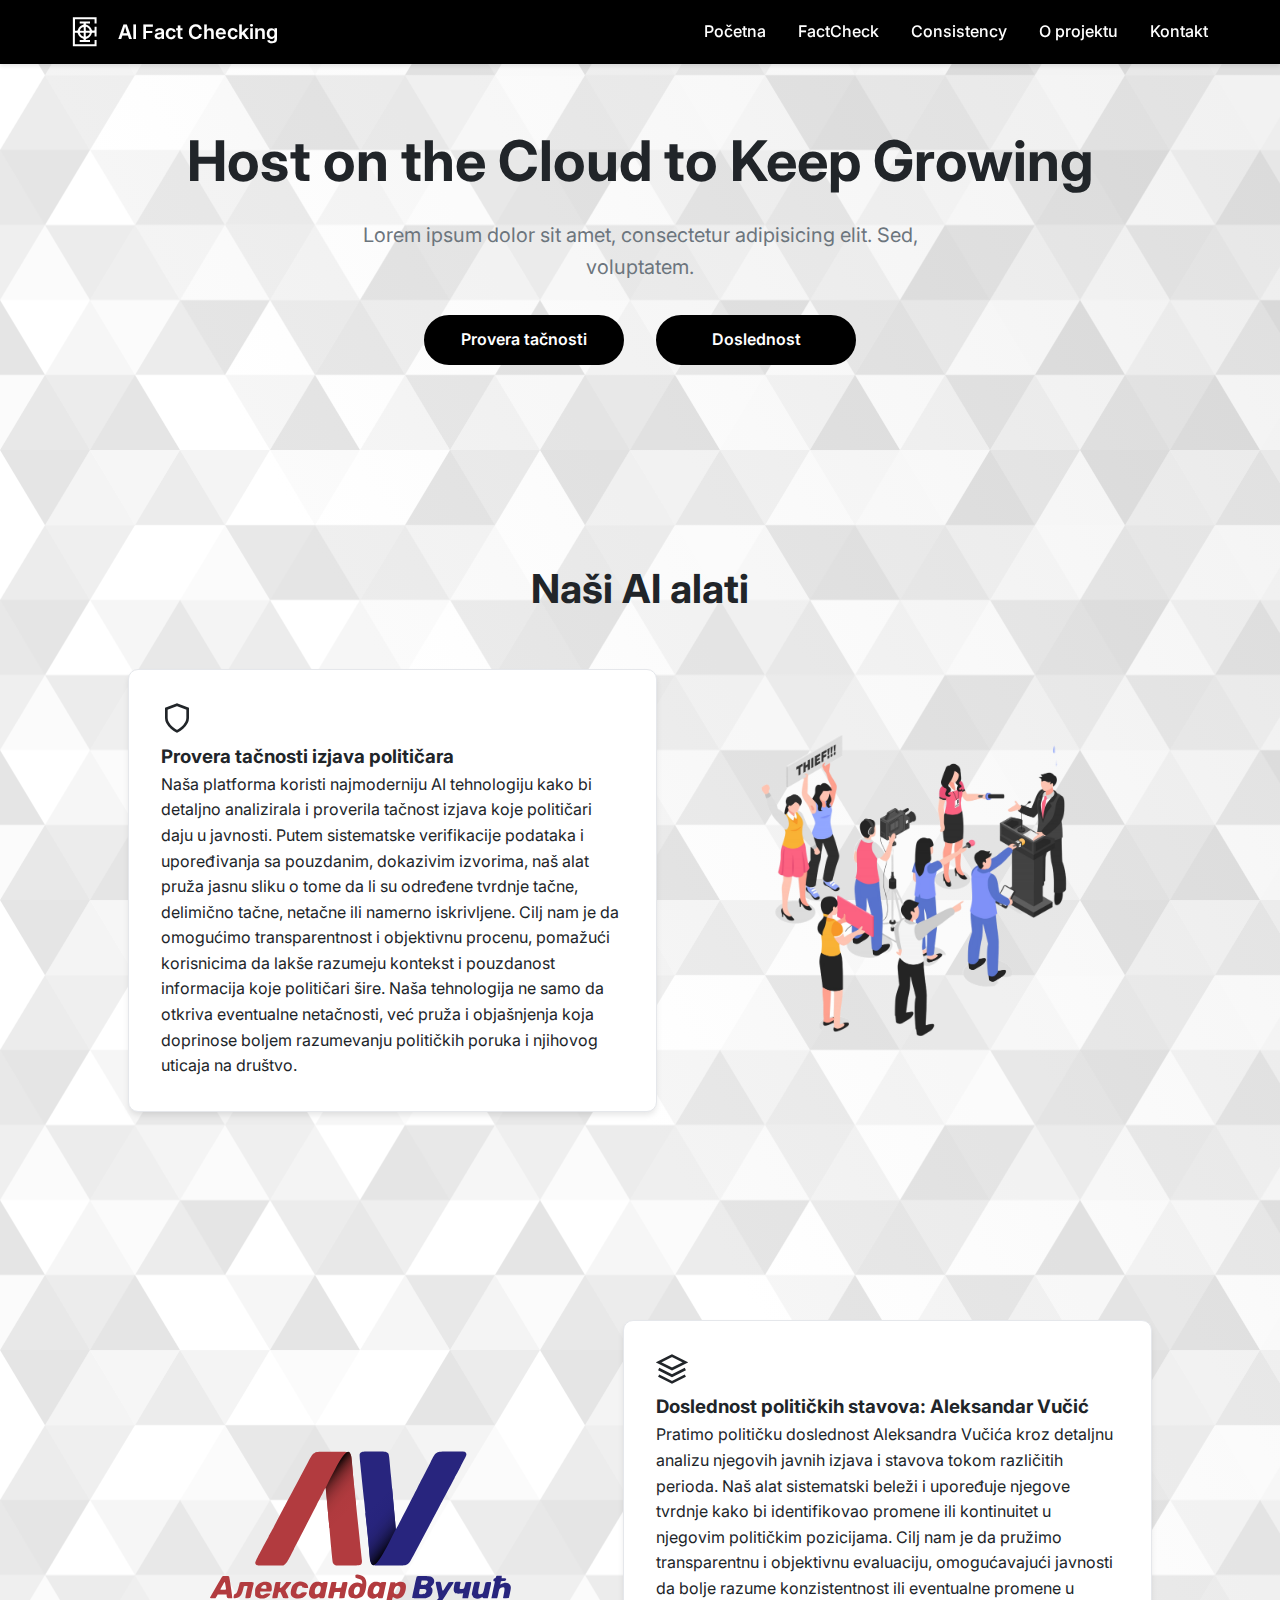
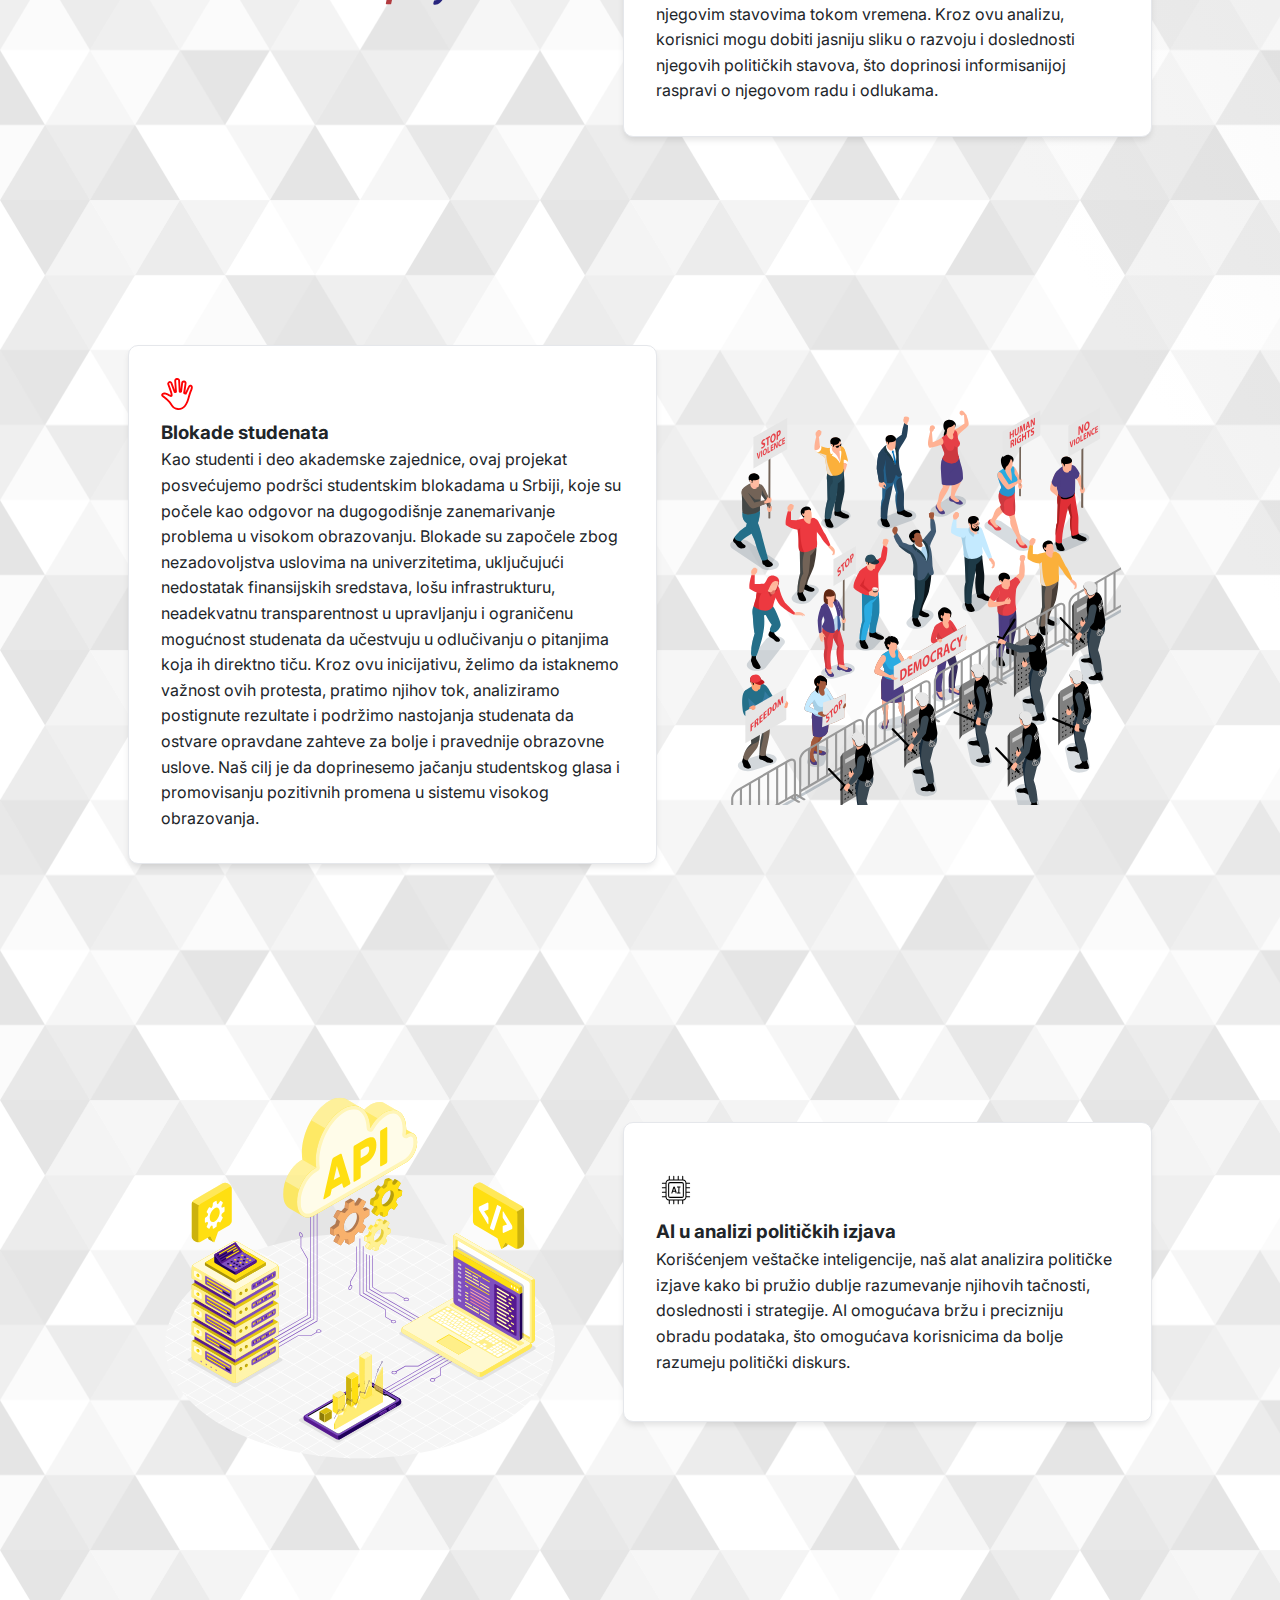
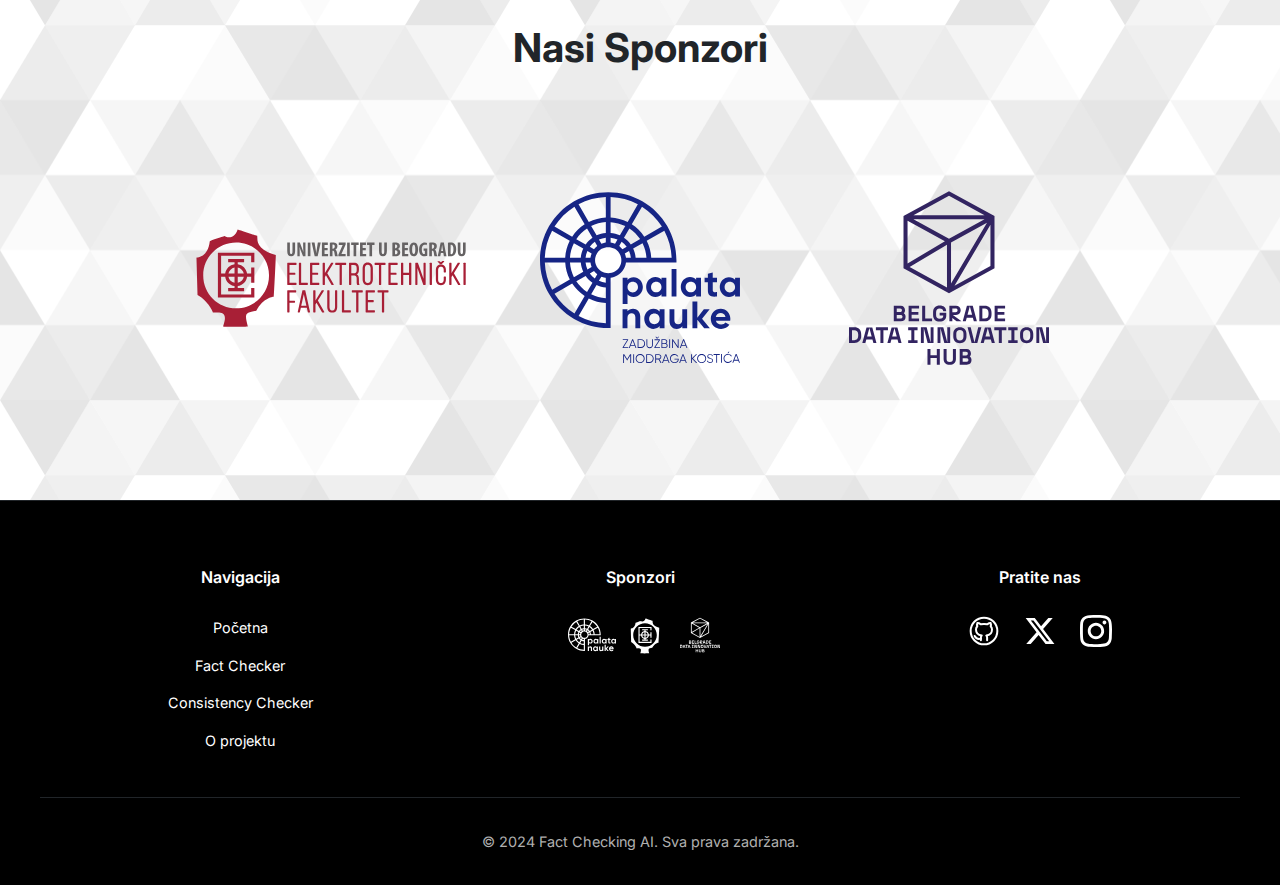
<file: frontend/index.html>
<!DOCTYPE html>
<html lang="sr">
  <head>
    <meta charset="UTF-8" />
    <meta name="viewport" content="width=device-width, initial-scale=1.0" />
    <title>AI Fact Checking</title>
    <link rel="icon" type="image/x-icon" href="./favicon.svg" />

    <link rel="stylesheet" href="styles.css" />
    <link
      href="https://fonts.googleapis.com/css2?family=Inter:wght@400;500;600;700&display=swap"
      rel="stylesheet"
    />
  </head>
  <body>
    <nav class="navbar">
      <div class="navbar-container">
        <a href="index.html" class="navbar-brand">
          <img src="logo_etf.svg" alt="Logo" />
          <span class="navbar-title">AI Fact Checking</span>
        </a>
        <div class="navbar-links">
          <a href="index.html" class="active">Početna</a>
          <a href="fact_check.html">FactCheck</a>
          <a href="consistency_checker.html">Consistency</a>
          <a href="about.html">O projektu</a>
          <a href="#contact">Kontakt</a>
        </div>
      </div>
    </nav>

    <!-- Mobilni navbar -->
    <nav class="mobile-navbar">
      <div class="mobile-nav-items">
        <a href="index.html" class="mobile-nav-item active">
          <svg
            class="mobile-nav-icon"
            width="24"
            height="24"
            viewBox="0 0 24 24"
            fill="currentColor"
          >
            <path d="M12 3L4 9v12h16V9l-8-6z" />
          </svg>
          Home
        </a>
        <a href="fact_check.html" class="mobile-nav-item">
          <svg
            class="mobile-nav-icon"
            width="24"
            height="24"
            viewBox="0 0 24 24"
            fill="currentColor"
          >
            <path
              d="M12 2C6.48 2 2 6.48 2 12s4.48 10 10 10 10-4.48 10-10S17.52 2 12 2zm1 15h-2v-6h2v6zm0-8h-2V7h2v2z"
            />
          </svg>
          FactCheck
        </a>
        <a href="consistency_checker.html" class="mobile-nav-item">
          <svg
            class="mobile-nav-icon"
            width="24"
            height="24"
            viewBox="0 0 24 24"
            fill="currentColor"
          >
            <path d="M9 16.17L4.83 12l-1.42 1.41L9 19 21 7l-1.41-1.41z" />
          </svg>
          Consistency
        </a>
        <a href="about.html" class="mobile-nav-item">
          <svg
            class="mobile-nav-icon"
            width="24"
            height="24"
            viewBox="0 0 24 24"
            fill="currentColor"
          >
            <path
              d="M12 12c2.21 0 4-1.79 4-4s-1.79-4-4-4-4 1.79-4 4 1.79 4 4 4zm0 2c-2.67 0-8 1.34-8 4v2h16v-2c0-2.66-5.33-4-8-4z"
            />
          </svg>
          O projektu
        </a>
      </div>
    </nav>

    <section class="hero-section">
      <div class="hero-content">
        <h1 class="hero-title">Host on the Cloud to Keep Growing</h1>
        <p class="hero-description">
          Lorem ipsum dolor sit amet, consectetur adipisicing elit. Sed,
          voluptatem.
        </p>
        <div class="hero-buttons">
          <a href="fact_check.html" class="primary-button">Provera tačnosti</a>
          <a href="consistency_checker.html" class="join-button">Doslednost</a>
        </div>
      </div>
    </section>

    <section class="features-section">
      <h2 class="features-section-title">Naši AI alati</h2>

      <div class="features-container">
        <div class="feature-content">
          <div class="feature-header">
            <div class="feature-icon">
              <svg
                width="32"
                height="32"
                viewBox="0 0 24 24"
                fill="none"
                stroke="currentColor"
                stroke-width="2"
              >
                <path d="M12 22s8-4 8-10V5l-8-3-8 3v7c0 6 8 10 8 10z" />
              </svg>
            </div>
            <h3 class="feature-title">Provera tačnosti izjava političara</h3>
          </div>
          <p class="feature-description">
            Naša platforma koristi najmoderniju AI tehnologiju kako bi detaljno
            analizirala i proverila tačnost izjava koje političari daju u
            javnosti. Putem sistematske verifikacije podataka i upoređivanja sa
            pouzdanim, dokazivim izvorima, naš alat pruža jasnu sliku o tome da
            li su određene tvrdnje tačne, delimično tačne, netačne ili namerno
            iskrivljene. Cilj nam je da omogućimo transparentnost i objektivnu
            procenu, pomažući korisnicima da lakše razumeju kontekst i
            pouzdanost informacija koje političari šire. Naša tehnologija ne
            samo da otkriva eventualne netačnosti, već pruža i objašnjenja koja
            doprinose boljem razumevanju političkih poruka i njihovog uticaja na
            društvo.
          </p>
          <!--<a href="#" class="feature-link">LEARN MORE →</a>-->
        </div>
        <div class="feature-image">
          <img
            src="images/politican_speking.png"
            class="transparent"
            alt="Feature 1"
          />
        </div>
      </div>
    </section>

    <section class="features-section reverse">
      <div class="features-container">
        <div class="feature-image">
          <img src="images/AV.svg" class="transparent" alt="Feature 2" />
        </div>
        <div class="feature-content">
          <div class="feature-header">
            <div class="feature-icon">
              <svg
                width="32"
                height="32"
                viewBox="0 0 24 24"
                fill="none"
                stroke="currentColor"
                stroke-width="2"
              >
                <path
                  d="M12 2L2 7l10 5 10-5-10-5zM2 17l10 5 10-5M2 12l10 5 10-5"
                />
              </svg>
            </div>
            <h3 class="feature-title">
              Doslednost političkih stavova: Aleksandar Vučić
            </h3>
          </div>
          <p class="feature-description">
            Pratimo političku doslednost Aleksandra Vučića kroz detaljnu analizu
            njegovih javnih izjava i stavova tokom različitih perioda. Naš alat
            sistematski beleži i upoređuje njegove tvrdnje kako bi identifikovao
            promene ili kontinuitet u njegovim političkim pozicijama. Cilj nam
            je da pružimo transparentnu i objektivnu evaluaciju, omogućavajući
            javnosti da bolje razume konzistentnost ili eventualne promene u
            njegovim stavovima tokom vremena. Kroz ovu analizu, korisnici mogu
            dobiti jasniju sliku o razvoju i doslednosti njegovih političkih
            stavova, što doprinosi informisanijoj raspravi o njegovom radu i
            odlukama.
          </p>
          <!--<a href="#" class="feature-link">LEARN MORE →</a>-->
        </div>
      </div>
    </section>

    <section class="features-section">
      <div class="features-container">
        <div class="feature-content">
          <div class="feature-header">
            <div class="feature-icon">
              <svg
                width="32"
                height="32"
                style="enable-background: new 0 0 436.8 442"
                version="1.1"
                viewBox="0 0 436.8 442"
                fill="#FD0103"
                xml:space="preserve"
                xmlns="http://www.w3.org/2000/svg"
                xmlns:xlink="http://www.w3.org/1999/xlink"
              >
                <g>
                  <path
                    d="M332.9,200.7l39.1-85c7-12.7,15.8-20.1,26-22.1c9.9-1.9,17.4,2,20.7,4.2c26.7,13.6,18.3,51,8.8,71.3   c-16.8,38.8-26.1,71.5-34.2,100.3c-12.1,42.9-22.6,80-52.6,120.9c-24,32.8-61.7,51.7-102,51.7c-2.9,0-5.9-0.1-8.8-0.3   c-41.5-2.8-77.7-25.5-96.7-60.6c-26.4-48.9-92.9-100.5-120.3-120.5C4.8,254.5-0.1,244.8,0,234.5c0.1-10.2,5.2-19.7,13.5-25.4   c11.6-8,28.3-10.1,49.5-6.1c15.2,2.9,29.7,9,43.4,18.4c13.7,9.4,21.8,12.2,25.9,13.1c0.3-21.2-26.6-91.2-37.1-118.7   c-3.8-9.8-7-18.3-9.5-25.2c-5.2-14.3,2.5-31.7,12.8-40.4c8.3-6.9,19.2-9.5,29.7-7c10.6,2.5,19.1,9.7,23.4,19.6l0.3,0.7l37.8,102.1   l-9.4-127.7c-0.6-17.5,14.9-35.4,32.4-37.6l0.9-0.1l7.1,0.1c9.8-0.9,20.1,2.4,27.9,9c7.4,6.2,11.6,14.6,12,23.6l6.1,122.4   l10.7-91.5c3.1-16,17.2-27.6,33.5-27.6h5.1c10.1,0,19.7,4.5,26.2,12.3c6.5,7.7,9.1,17.8,7.4,27.7L332.9,200.7z M43.4,226.9   c-6.6,0-11.8,1.2-15.1,3.5c-2,1.4-2.3,3.4-2.3,4.4c0,0.9,0.2,3.2,2.4,4.9c35.8,26.1,99.9,77.5,127.8,129.1   c14.8,27.3,43,44.9,75.7,47.1c34.7,2.4,67.6-12.9,88.1-40.9c27.2-37.1,36.6-70.4,48.5-112.6c8.4-29.6,17.9-63.2,35.4-103.7l0.1-0.3   c5-10.8,11.1-33.7,2.6-37.6l-2.1-1l-0.5-0.5c-0.3-0.1-0.8-0.3-1.3-0.2c-1.6,0.4-4.6,2.9-7.9,8.8l-43.3,94.2l-0.7,1   c-7,9.8-19.9,4.7-26,2.3c-11.6-4.6-22.1-10.3-20.6-21.3l19.9-132.5c0.6-3.3-0.9-5.6-1.8-6.7c-0.9-1.1-3-2.9-6.3-2.9H311   c-3.8,0-7.1,2.6-8,6.3l-15.7,122.2c-2.8,14.5-23.4,13.7-27.5,13.4c-15.5-1.2-16.7-12.2-16.8-14.3l-8.3-155.5   c-0.1-2.4-1.8-4.1-2.9-5c-2.5-2.1-6-3.3-8.9-2.9l-0.9,0.1l-6.7-0.1c-4.2,1-9.1,6.7-9.1,10.7l11.1,152.1c0.1,6.1-3.1,14-19.3,17.2   c-16.1,3.2-22-2.9-24.2-8.6L127.8,72.8c-1.4-3.1-4.1-4.1-5.5-4.4c-1.5-0.4-4.4-0.6-7.1,1.7c-3.6,3-5.8,9.5-5.1,11.6   c2.4,6.6,5.6,15,9.3,24.7c35.1,91.5,47.3,132.5,32.1,148.2c-15,15.9-46.8-3-59.8-11.9c-10.6-7.3-21.9-12.1-33.5-14.3   C52.7,227.4,47.7,226.9,43.4,226.9z"
                  />
                </g>
              </svg>
            </div>
            <h3 class="feature-title">Blokade studenata</h3>
          </div>
          <p class="feature-description">
            Kao studenti i deo akademske zajednice, ovaj projekat posvećujemo
            podršci studentskim blokadama u Srbiji, koje su počele kao odgovor
            na dugogodišnje zanemarivanje problema u visokom obrazovanju.
            Blokade su započele zbog nezadovoljstva uslovima na univerzitetima,
            uključujući nedostatak finansijskih sredstava, lošu infrastrukturu,
            neadekvatnu transparentnost u upravljanju i ograničenu mogućnost
            studenata da učestvuju u odlučivanju o pitanjima koja ih direktno
            tiču. Kroz ovu inicijativu, želimo da istaknemo važnost ovih
            protesta, pratimo njihov tok, analiziramo postignute rezultate i
            podržimo nastojanja studenata da ostvare opravdane zahteve za bolje
            i pravednije obrazovne uslove. Naš cilj je da doprinesemo jačanju
            studentskog glasa i promovisanju pozitivnih promena u sistemu
            visokog obrazovanja.
          </p>
          <!--<a href="#" class="feature-link">LEARN MORE →</a>-->
        </div>
        <div class="feature-image">
          <img src="images/protest.svg" class="transparent" alt="Feature 3" />
        </div>
      </div>
    </section>

    <section class="features-section reverse">
      <div class="features-container">
        <div class="feature-image">
          <img src="images/api.svg" class="transparent" alt="Feature 4" />
        </div>
        <div class="feature-content">
          <div class="feature-header">
            <div class="feature-icon">
              <svg
                width="40"
                height="40"
                data-name="Layer 1"
                id="Layer_1"
                viewBox="0 0 512 512"
                xmlns="http://www.w3.org/2000/svg"
              >
                <path
                  d="M332.56,155.12H179.44a24.35,24.35,0,0,0-24.32,24.31V332.56a24.34,24.34,0,0,0,24.32,24.31H332.56a24.34,24.34,0,0,0,24.32-24.31V179.43A24.35,24.35,0,0,0,332.56,155.12ZM343.5,332.56a11,11,0,0,1-10.94,10.94H179.44a11,11,0,0,1-10.94-10.94V179.43a11,11,0,0,1,10.94-10.94H332.56a11,11,0,0,1,10.94,10.94Z"
                />
                <path
                  d="M260.13,277.31a4,4,0,0,0,.66-.64,6,6,0,0,0,1.55-4,6.89,6.89,0,0,0-1.25-3.93,6.38,6.38,0,0,0-3.77-2.59l-.27-.06-7-21.44q-2.4-7.14-4.26-13-2-6-3.8-10.31a32,32,0,0,0-4.05-7.12c-2.3-2.88-4.74-3.49-6.39-3.49-2.32,0-4.45,1.19-6.35,3.53a34.29,34.29,0,0,0-4.16,7.19q-1.95,4.31-4,10.19t-4.21,12.65l-15.92,49.37a7.69,7.69,0,0,0-.16,1.52,5.67,5.67,0,0,0,2.16,4.59,6.52,6.52,0,0,0,4,1.34c1.78,0,4.37-.66,6.6-3.8a3.09,3.09,0,0,0,.48-1l5.44-17.74h31.37L251.48,297a6.49,6.49,0,0,0,6.11,3.82c4,0,6.67-2.39,7-6.22a3.12,3.12,0,0,0-.11-1.18Zm-26.24-37q1.62,4.66,3.31,9.7l3.33,10.09c.57,1.73,1.1,3.41,1.61,5H220l11.1-32.85C231.94,234.71,232.85,237.39,233.89,240.33Z"
                />
                <path
                  d="M298.9,271.5q.25-6.78.49-14.35l.8-27.13q.07-3.09.12-5.37l1.62.06c2.41.09,4.52.21,6.31.34,3.64.18,6.49-1.93,7-6.25a6.75,6.75,0,0,0-5.66-6.76c-1-.14-2.5-.3-4.58-.47-.79-.07-3.19-.27-22.77.23-6.91-.18-13.5.3-14.68,5-1,4.14.4,6.19,1.79,7.17a7.15,7.15,0,0,0,5.12,1.24,30.16,30.16,0,0,1,3.42-.22l6.73-.1,2.41,0c0,.6,0,1.25,0,2q0,3.45-.2,8l-1,28.19c-.34,8.43-.56,14.65-.69,18.62-.08,2.32-.15,4.35-.23,6.08q-8.89-.15-11.46-.15a7.73,7.73,0,0,0-3.79,1c-1.25.69-2.74,2.2-2.74,5.32-.08,1.75.52,4.94,5.36,6.6a3.53,3.53,0,0,0,1,.18l35.07.6a6.2,6.2,0,0,0,6.52-5.94,6.45,6.45,0,0,0-1.44-4.93,7.4,7.4,0,0,0-5.52-2.29l-9.8-.14q.18-1.92.3-4.41C298.57,280.05,298.74,276,298.9,271.5Z"
                />
                <path
                  d="M430.25,234.08a6.69,6.69,0,0,0,0-13.38H390.08V176.87h40.17a6.69,6.69,0,1,0,0-13.38H389.52a46.84,46.84,0,0,0-41-41V81.76a6.69,6.69,0,1,0-13.38,0v40.15H291.29V81.76a6.69,6.69,0,1,0-13.37,0v40.15H234.08V81.76a6.69,6.69,0,1,0-13.37,0v40.15H176.87V81.76a6.69,6.69,0,1,0-13.38,0v40.71a46.84,46.84,0,0,0-41,41H81.75a6.69,6.69,0,0,0,0,13.38h40.17V220.7H81.75a6.69,6.69,0,1,0,0,13.38h40.17v43.83H81.75a6.69,6.69,0,0,0,0,13.38h40.17v43.84H81.75a6.69,6.69,0,1,0,0,13.37h40.73a46.83,46.83,0,0,0,41,41v40.72a6.69,6.69,0,1,0,13.38,0V390.08h43.84v40.16a6.69,6.69,0,1,0,13.37,0V390.08h43.84v40.16a6.69,6.69,0,1,0,13.37,0V390.08h43.84v40.16a6.69,6.69,0,1,0,13.38,0V389.52a46.83,46.83,0,0,0,41-41h40.73a6.69,6.69,0,1,0,0-13.37H390.08V291.29h40.17a6.69,6.69,0,0,0,0-13.38H390.08V234.08ZM376.71,343A33.75,33.75,0,0,1,343,376.7H169A33.75,33.75,0,0,1,135.29,343V169A33.76,33.76,0,0,1,169,135.29H343A33.76,33.76,0,0,1,376.71,169Z"
                />
              </svg>
            </div>
            <h3 class="feature-title">AI u analizi političkih izjava</h3>
          </div>
          <p class="feature-description">
            Korišćenjem veštačke inteligencije, naš alat analizira političke
            izjave kako bi pružio dublje razumevanje njihovih tačnosti,
            doslednosti i strategije. AI omogućava bržu i precizniju obradu
            podataka, što omogućava korisnicima da bolje razumeju politički
            diskurs.
          </p>
          <!--<a href="#" class="feature-link">LEARN MORE →</a>-->
        </div>
      </div>
    </section>

    <h2 class="features-section-title">Nasi Sponzori</h2>

    <div class="team-members sponsors">
      <div class="team-member">
        <div class="member-image" id="etf-latinica-logo">
          <img src="images/ETF_latinica.svg" alt="Team Member" />
        </div>
      </div>
      <div class="team-member">
        <div class="member-image">
          <img src="images/logo_palata.svg" alt="Team Member" />
        </div>
      </div>
      <div class="team-member">
        <div class="member-image">
          <img src="images/data_inovaton_hub.svg" alt="Team Member" />
        </div>
      </div>
    </div>

    <footer class="footer">
      <div class="footer-container">
        <div class="footer-column">
          <h3>Navigacija</h3>
          <ul class="footer-links">
            <li><a href="index.html">Početna</a></li>
            <li><a href="fact_check.html">Fact Checker</a></li>
            <li><a href="consistency_checker.html">Consistency Checker</a></li>
            <li><a href="about.html">O projektu</a></li>
          </ul>
        </div>
        <div class="footer-column">
          <h3>Sponzori</h3>
          <ul class="footer-links">
            <div class="social-links">
              <a href="https://github.com" target="_blank" class="social-icon">
                <svg
                  class="palata-nauke-logo"
                  xmlns="http://www.w3.org/2000/svg"
                  viewBox="0 0 84 72"
                  fill="currentColor"
                  width="48"
                  height="48"
                >
                  <path
                    d="M46.7278 27.5141C46.5901 25.0217 45.9316 22.5981 44.8111 20.3903L52.2222 16.1317C54.0701 19.6053 55.1513 23.491 55.2988 27.5141H46.7179H46.7278ZM33.4486 31.2624C32.967 32.0965 32.2691 32.803 31.4238 33.2838C29.7823 34.2356 27.6199 34.2454 25.9489 33.3034C25.9293 33.2936 25.9195 33.2838 25.8998 33.274C25.3789 32.9796 24.9071 32.5969 24.5139 32.1456C24.278 31.8806 24.0617 31.5764 23.875 31.2624C23.8455 31.2134 23.816 31.1545 23.7865 31.1054C23.531 30.6344 23.3442 30.1144 23.2361 29.5943C23.1673 29.2411 23.128 28.878 23.128 28.515C23.128 27.5435 23.3835 26.5917 23.8652 25.7675C23.8947 25.7184 23.934 25.6595 23.9635 25.6105C24.3173 25.0512 24.7694 24.5507 25.2904 24.1484C25.487 24.0012 25.6836 23.8737 25.89 23.7559C27.5511 22.7943 29.7332 22.7943 31.3943 23.7461C31.3943 23.7461 31.4041 23.7461 31.4139 23.7559C31.6302 23.8737 31.8268 24.011 32.0135 24.1582C32.5934 24.5998 33.0751 25.1493 33.4388 25.7675C33.9204 26.6015 34.1759 27.5435 34.1759 28.515C34.1759 29.4864 33.9204 30.4382 33.4388 31.2624H33.4486ZM16.2083 51.9667L20.4938 44.5779C22.7152 45.6965 25.1626 46.3442 27.6592 46.4815V55.0086C23.6489 54.8614 19.7271 53.8114 16.2083 51.9569V51.9667ZM6.09407 42.6253L13.5151 38.3568C14.8813 40.4273 16.6702 42.2131 18.7638 43.5771L14.4783 50.956C11.0971 48.8365 8.22699 45.9811 6.09407 42.6154V42.6253ZM2.0248 29.506H10.5958C10.7334 31.9984 11.3821 34.4221 12.5125 36.6298L5.0915 40.8983C3.22396 37.3952 2.17224 33.4997 2.0248 29.506ZM14.4685 6.06409L18.754 13.4529C16.6702 14.8168 14.8813 16.5928 13.5052 18.6633L6.09407 14.4047C8.19751 11.0782 11.0381 8.2032 14.4685 6.06409ZM40.1717 27.5141C40.0538 26.1796 39.6999 24.8647 39.1298 23.648L43.0615 21.3911C44.0149 23.2947 44.5752 25.3848 44.7128 27.5239H40.1717V27.5141ZM23.757 38.9358C24.9759 39.5049 26.293 39.8581 27.6494 39.9759V44.4896C25.4968 44.3621 23.4032 43.7929 21.4865 42.8509L23.757 38.9358ZM19.1767 35.1089C19.9532 36.2177 20.9164 37.1695 22.0271 37.9447L19.7566 41.8599C17.9677 40.6824 16.4343 39.1516 15.245 37.3756L19.1767 35.1187V35.1089ZM17.1322 29.5158C17.2501 30.8601 17.604 32.175 18.1741 33.3819L14.2424 35.6388C13.289 33.7352 12.7287 31.6451 12.5911 29.506H17.1322V29.5158ZM22.0271 19.095C20.9262 19.8702 19.963 20.822 19.1767 21.9308L15.245 19.6739C16.4343 17.8979 17.9677 16.3672 19.7566 15.1897L22.0271 19.1048V19.095ZM27.6494 10.5484C25.1528 10.6858 22.7053 11.3334 20.4839 12.452L16.1984 5.07303C19.7173 3.21848 23.6391 2.16855 27.6494 2.02136V10.5484ZM36.82 12.452C34.5986 11.3334 32.1511 10.6858 29.6545 10.5484V2.02136C33.6648 2.16855 37.5867 3.21848 41.1055 5.07303L36.82 12.452ZM38.1273 21.921C37.3507 20.822 36.3875 19.8604 35.2768 19.0852L37.5473 15.17C39.3362 16.3573 40.8696 17.8881 42.0589 19.6543L38.1273 21.9112V21.921ZM36.1123 27.5141V27.4945C36.0828 27.2884 36.0435 27.0823 35.9943 26.8861C35.9845 26.8272 35.9648 26.7782 35.955 26.7193C35.9059 26.5132 35.8469 26.3072 35.7781 26.1011C35.7781 26.0913 35.7781 26.0815 35.7683 26.0717C35.7191 25.9343 35.67 25.7969 35.611 25.6595L37.3901 24.639C37.8029 25.5516 38.0584 26.5132 38.1666 27.5141H36.1221H36.1123ZM25.7818 35.4425C25.9195 35.5014 26.0669 35.5505 26.2045 35.5995C26.4109 35.6682 26.6173 35.7271 26.8336 35.786C26.8827 35.7958 26.9417 35.8056 26.9908 35.8252C27.1972 35.8743 27.3938 35.9037 27.6002 35.9332C27.6101 35.9332 27.6199 35.9332 27.6297 35.9332V37.9643C26.6272 37.8564 25.6541 37.6013 24.74 37.199L25.7622 35.4327L25.7818 35.4425ZM22.6857 33.0876C23.0788 33.5978 23.5408 34.059 24.0519 34.4417L23.0297 36.1981C22.2237 35.6094 21.5062 34.9029 20.9164 34.0982L22.6857 33.0777V33.0876ZM21.1818 29.506C21.2703 30.1438 21.4374 30.7718 21.6831 31.3606L19.9138 32.3811C19.5109 31.4685 19.2455 30.5069 19.1373 29.506H21.1818ZM21.6831 25.6595C21.4374 26.2581 21.2703 26.8763 21.1818 27.5141H19.1373C19.2455 26.523 19.501 25.5516 19.904 24.6489L21.6733 25.6694L21.6831 25.6595ZM24.0519 22.5784C23.5408 22.9709 23.0788 23.4223 22.6857 23.9325L20.9164 22.9121C21.5062 22.1074 22.2237 21.4009 23.0297 20.8122L24.0519 22.5686V22.5784ZM27.6494 17.054C26.3028 17.1718 24.9759 17.525 23.757 18.0843L21.4865 14.1692C23.4032 13.2174 25.5066 12.6679 27.6494 12.5305V17.0442V17.054ZM33.5469 18.0843C32.3182 17.5152 31.0011 17.1718 29.6545 17.054V12.5403C31.7973 12.6777 33.9007 13.2272 35.8174 14.179L33.5469 18.0941V18.0843ZM34.6182 23.9325C34.3725 23.6186 34.0973 23.3242 33.8024 23.0494C33.6255 22.8826 33.4486 22.7256 33.2618 22.5784L34.2841 20.822C35.09 21.4108 35.8076 22.1172 36.3973 22.9219L34.6281 23.9424L34.6182 23.9325ZM27.6494 21.0968C27.4921 21.1164 27.3349 21.1458 27.1776 21.1753C26.696 21.2636 26.234 21.4009 25.7818 21.5874L24.7596 19.8211C25.6737 19.4188 26.6468 19.1539 27.6396 19.0558V21.0968H27.6494ZM31.5122 21.5776C30.9127 21.3421 30.2836 21.1753 29.6545 21.0968V19.046C30.6473 19.1539 31.6302 19.409 32.5443 19.8113L31.5221 21.5776H31.5122ZM14.2326 21.3813L18.1643 23.6382C17.5942 24.8549 17.2403 26.1698 17.1224 27.5043H12.5813C12.7091 25.3652 13.2792 23.2849 14.2326 21.3813ZM2.00515 27.5043C2.16241 23.4812 3.23379 19.5954 5.08167 16.1218L12.4928 20.3804C11.3723 22.5882 10.7138 25.0217 10.5762 27.5043H2.0248H2.00515ZM51.2 14.3949L43.7888 18.6535C42.4226 16.5732 40.6337 14.7972 38.5499 13.443L42.8354 6.05428C46.2658 8.2032 49.1064 11.0684 51.2 14.4047V14.3949ZM57.3039 28.4953C57.3039 18.3493 51.8193 8.89007 42.973 3.80723C38.658 1.32468 33.7041 0 28.6618 0C23.6194 0 18.6655 1.32468 14.3309 3.81704C5.48466 8.89989 0 18.3591 0 28.5051C0 33.5193 1.32693 38.455 3.83337 42.7626C6.3398 47.0899 9.96675 50.7009 14.3211 53.2031C18.6557 55.7052 23.6096 57.0201 28.652 57.0201H29.6545V35.9332C30.6276 35.8056 31.5712 35.4818 32.4165 35.001C33.5567 34.3435 34.5101 33.3917 35.1687 32.2535C35.6601 31.4096 35.9845 30.4774 36.1123 29.506H57.3137V28.515L57.3039 28.4953Z"
                  ></path>
                  <path
                    d="M76.1164 55.4801C76.9126 55.4801 77.5417 55.1464 77.8955 54.6754L79.5468 55.6469C78.7998 56.7459 77.6105 57.3739 76.0869 57.3739C73.4232 57.3739 71.7326 55.5193 71.7326 53.1251C71.7326 50.7308 73.4331 48.8763 75.9297 48.8763C78.2788 48.8763 79.9498 50.7603 79.9498 53.1251C79.9498 53.4293 79.9203 53.704 79.8712 53.9787H73.8754C74.1604 55.0385 75.0352 55.4899 76.1164 55.4899M77.9053 52.3695C77.6498 51.2116 76.7946 50.7505 75.9297 50.7505C74.8288 50.7505 74.0818 51.3392 73.8459 52.3695H77.8955H77.9053ZM68.9706 57.1482L66.0809 53.4979V57.1482H64.0266V45.8835H66.0809V52.6443L68.8134 49.102H71.2608L68.0664 53.076L71.3591 57.1482H68.9706ZM61.8052 49.102V57.1482H59.7607V56.2454C59.2889 56.9715 58.4535 57.3739 57.3919 57.3739C55.7111 57.3739 54.394 56.1865 54.394 54.0474V49.1118H56.4385V53.7923C56.4385 54.8913 57.0872 55.4506 58.0111 55.4506C59.0137 55.4506 59.7607 54.8521 59.7607 53.4489V49.102H61.815H61.8052ZM52.3004 49.102V57.1482H50.2461V56.1964C49.676 56.9225 48.8111 57.3739 47.6512 57.3739C45.538 57.3739 43.7884 55.5193 43.7884 53.1251C43.7884 50.7308 45.538 48.8763 47.6512 48.8763C48.8111 48.8763 49.6662 49.3277 50.2461 50.0538V49.102H52.3004ZM50.2461 53.1251C50.2461 51.7709 49.3124 50.8584 48.0346 50.8584C46.7568 50.8584 45.8427 51.7709 45.8427 53.1251C45.8427 54.4792 46.7764 55.3917 48.0346 55.3917C49.2927 55.3917 50.2461 54.4792 50.2461 53.1251ZM42.1076 52.2027V57.1384H40.0533V52.4578C40.0533 51.3588 39.4046 50.7995 38.4806 50.7995C37.4781 50.7995 36.731 51.3981 36.731 52.8013V57.1482H34.6768V49.102H36.731V50.0047C37.2028 49.2786 38.0383 48.8763 39.0999 48.8763C40.7807 48.8763 42.1076 50.0636 42.1076 52.2027ZM83.9797 35.8748V43.764H81.9353V42.8318C81.3652 43.5383 80.5101 43.9799 79.3502 43.9799C77.2369 43.9799 75.4972 42.1646 75.4972 39.8096C75.4972 37.4546 77.2468 35.6393 79.3502 35.6393C80.5101 35.6393 81.3652 36.0809 81.9353 36.7873V35.8552H83.9797V35.8748ZM81.9353 39.8194C81.9353 38.4947 81.0015 37.592 79.7237 37.592C78.4459 37.592 77.5318 38.4947 77.5318 39.8194C77.5318 41.1441 78.4656 42.0468 79.7237 42.0468C80.9819 42.0468 81.9353 41.1539 81.9353 39.8194ZM72.5583 37.8275V41.1146C72.5583 41.9683 73.1775 41.9781 74.3472 41.9193V43.764C71.4771 44.078 70.504 43.2439 70.504 41.1146V37.8275H69.1279V35.865H70.504V34.2656L72.5484 33.6572V35.865H74.3374V37.8275H72.5484H72.5583ZM67.6142 35.865V43.7542H65.5698V42.822C64.9997 43.5285 64.1445 43.9701 62.9847 43.9701C60.8714 43.9701 59.1317 42.1548 59.1317 39.7998C59.1317 37.4448 60.8813 35.6295 62.9847 35.6295C64.1445 35.6295 64.9997 36.071 65.5698 36.7775V35.8454H67.6142V35.865ZM65.5698 39.8096C65.5698 38.4849 64.636 37.5822 63.3582 37.5822C62.0804 37.5822 61.1663 38.4849 61.1663 39.8096C61.1663 41.1343 62.1001 42.037 63.3582 42.037C64.6163 42.037 65.5698 41.1441 65.5698 39.8096ZM55.2688 32.2344H57.3133V43.7542H55.2688V32.2344ZM53.0671 35.865V43.7542H51.0226V42.822C50.4525 43.5285 49.5974 43.9701 48.4376 43.9701C46.3243 43.9701 44.5845 42.1548 44.5845 39.7998C44.5845 37.4448 46.3341 35.6295 48.4376 35.6295C49.5974 35.6295 50.4525 36.071 51.0226 36.7775V35.8454H53.0671V35.865ZM51.0226 39.8096C51.0226 38.4849 50.0889 37.5822 48.8209 37.5822C47.5529 37.5822 46.629 38.4849 46.629 39.8096C46.629 41.1343 47.5628 42.037 48.8209 42.037C50.079 42.037 51.0226 41.1441 51.0226 39.8096ZM43.1986 39.8096C43.1986 42.1646 41.449 43.9799 39.3259 43.9799C38.1661 43.9799 37.3208 43.5579 36.7605 42.8318V46.9236H34.7161V35.8748H36.7605V36.807C37.3306 36.0809 38.1759 35.6589 39.3259 35.6589C41.449 35.6589 43.1986 37.4742 43.1986 39.8292M41.1542 39.8292C41.1542 38.5045 40.2204 37.6018 38.9524 37.6018C37.6845 37.6018 36.7605 38.5045 36.7605 39.8292C36.7605 41.1539 37.6943 42.0566 38.9524 42.0566C40.2106 42.0566 41.1542 41.1637 41.1542 39.8292Z"
                  ></path>
                </svg>
              </a>

              <a href="https://twitter.com" target="_blank" class="social-icon">
                <img src="images/etf_logo_navbar.svg" class="etf-logo" alt="" />
              </a>
              <a
                href="https://instagram.com"
                target="_blank"
                class="social-icon"
              >
                <img
                  src="images/data_inovaton_hub_navbar.svg"
                  class="data-logo"
                  alt=""
                />
              </a>
            </div>
          </ul>
        </div>
        <div class="footer-column">
          <h3>Pratite nas</h3>
          <div class="social-links">
            <a href="https://github.com" target="_blank" class="social-icon">
              <img class="github-logo" src="images/github_logo.svg" alt="" />
            </a>

            <a href="https://x.com" target="_blank" class="social-icon">
              <svg
                width="32"
                height="32"
                viewBox="0 0 24 24"
                fill="currentColor"
              >
                <path
                  d="M18.244 2.25h3.308l-7.227 8.26 8.502 11.24H16.17l-5.214-6.817L4.99 21.75H1.68l7.73-8.835L1.254 2.25H8.08l4.713 6.231zm-1.161 17.52h1.833L7.084 4.126H5.117z"
                />
              </svg>
            </a>
            <a
              href="https://instagram.com"
              target="_blank"
              class="social-icon instagram"
            >
              <img src="images/instagram_white.svg" alt="" />
            </a>
          </div>
        </div>
      </div>
      <div class="footer-bottom">
        <div>&copy; 2024 Fact Checking AI. Sva prava zadržana.</div>
      </div>
    </footer>

    <script src="main.js"></script>
  </body>
</html>
</file>
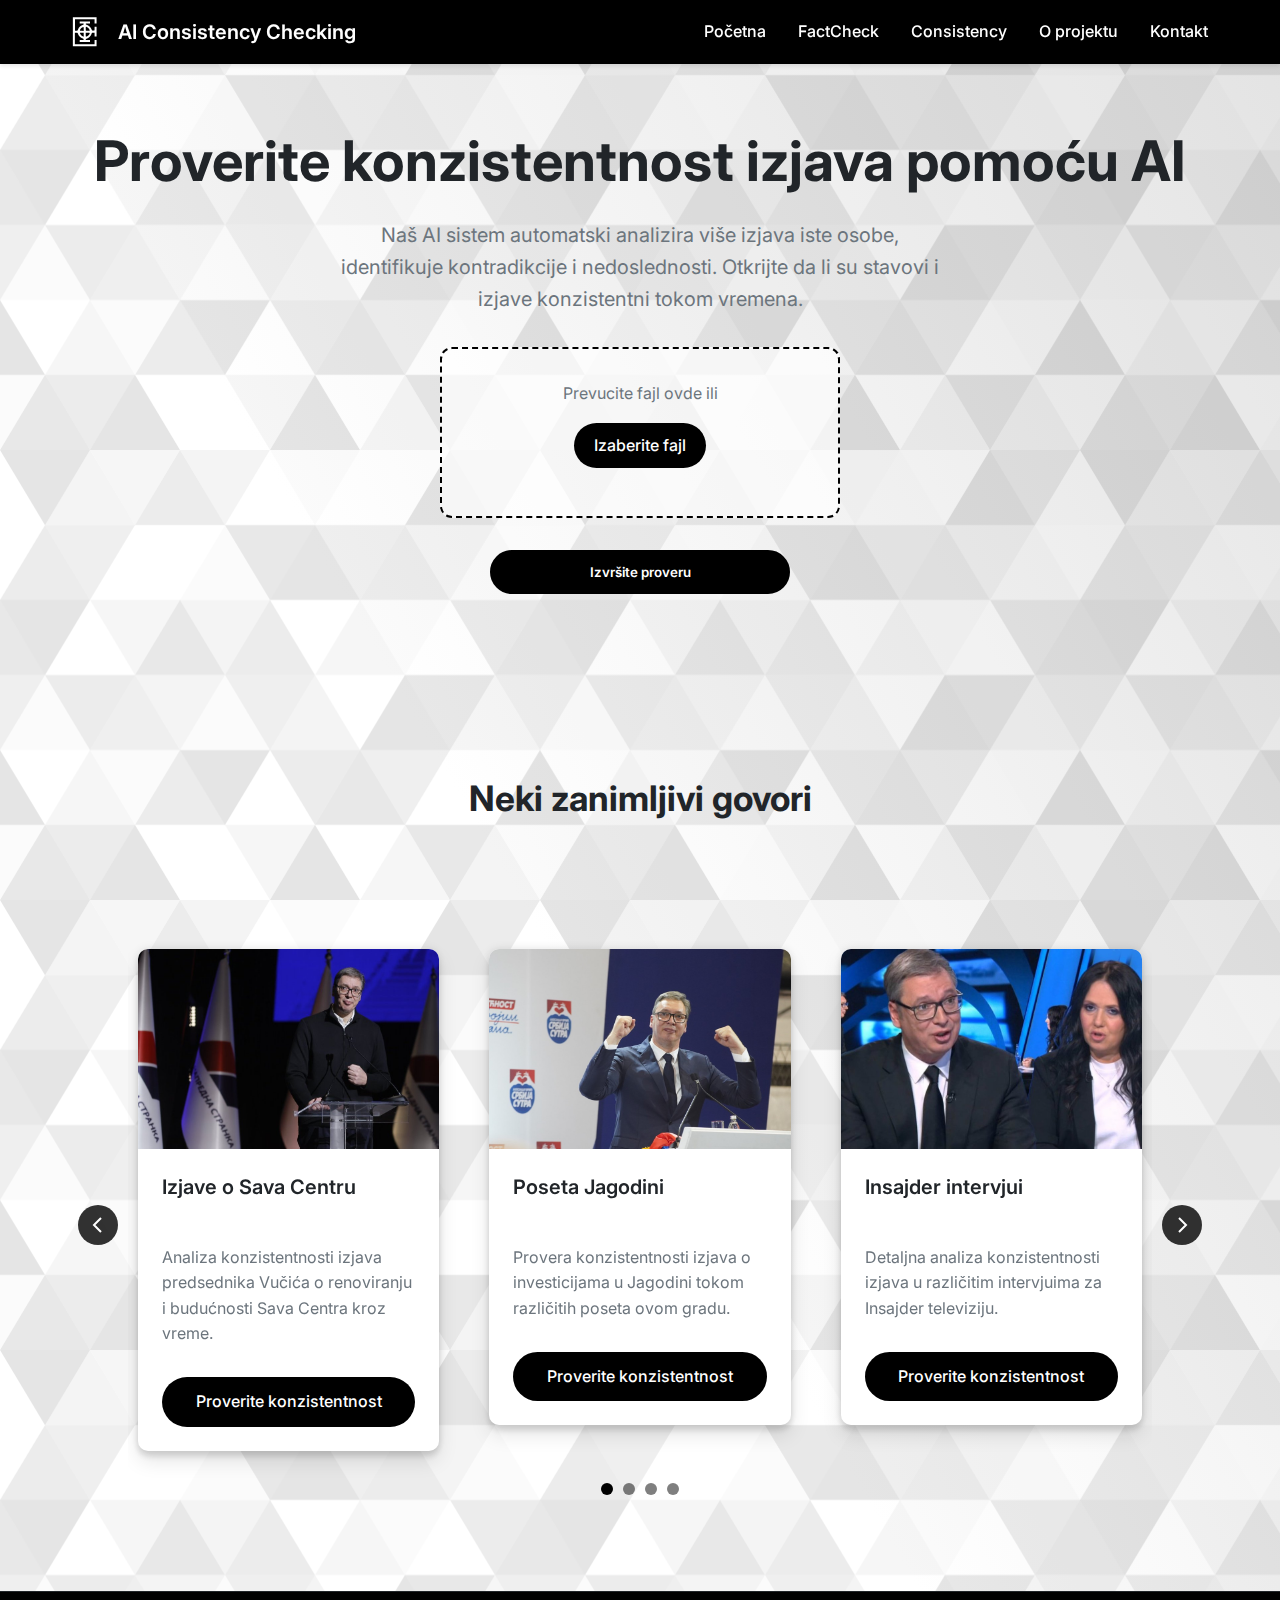
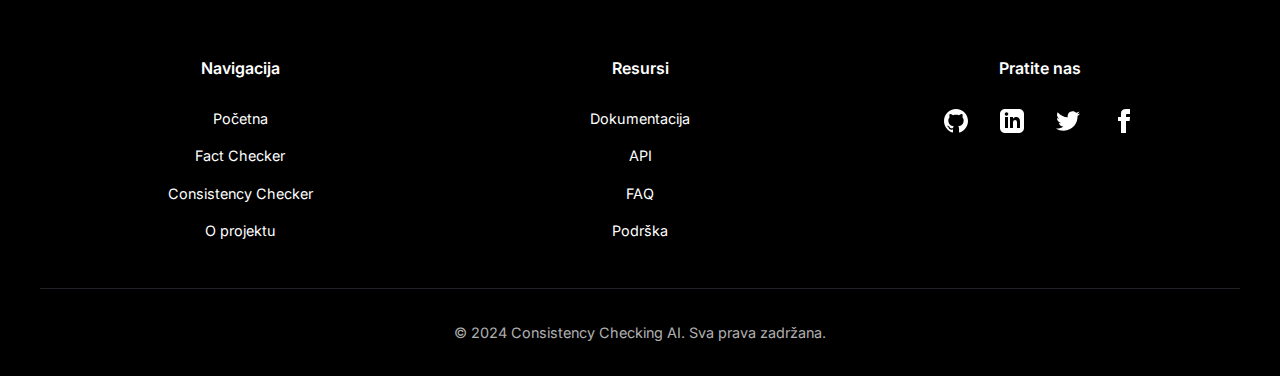
<file: frontend/consistency_checker.html>
<!DOCTYPE html>
<html lang="sr">
  <head>
    <meta charset="UTF-8" />
    <meta name="viewport" content="width=device-width, initial-scale=1.0" />
    <title>AI Consistency Checking</title>
    <link rel="stylesheet" href="styles.css" />
    <link
      href="https://fonts.googleapis.com/css2?family=Inter:wght@400;500;600;700&display=swap"
      rel="stylesheet"
    />
    <link
      href="https://cdn.jsdelivr.net/npm/swiper@11/swiper-bundle.min.css"
      rel="stylesheet"
    />
  </head>
  <body class="consistency">
    <nav class="navbar">
      <div class="navbar-container">
        <a href="index.html" class="navbar-brand">
          <img src="logo_etf.svg" alt="Logo" />
          <span class="navbar-title">AI Consistency Checking</span>
        </a>
        <div class="navbar-links">
          <a href="index.html">Početna</a>
          <a href="fact_check.html">FactCheck</a>
          <a href="consistency_checker.html" class="active">Consistency</a>
          <a href="about.html">O projektu</a>
          <a href="#contact">Kontakt</a>
        </div>
      </div>
    </nav>

    <!-- Mobilni navbar -->
    <nav class="mobile-navbar">
      <div class="mobile-nav-items">
        <a href="index.html" class="mobile-nav-item">
          <svg
            class="mobile-nav-icon"
            width="24"
            height="24"
            viewBox="0 0 24 24"
            fill="currentColor"
          >
            <path d="M12 3L4 9v12h16V9l-8-6z" />
          </svg>
          Home
        </a>
        <a href="#" class="mobile-nav-item">
          <svg
            class="mobile-nav-icon"
            width="24"
            height="24"
            viewBox="0 0 24 24"
            fill="currentColor"
          >
            <path
              d="M15.5 14h-.79l-.28-.27C15.41 12.59 16 11.11 16 9.5 16 5.91 13.09 3 9.5 3S3 5.91 3 9.5 5.91 16 9.5 16c1.61 0 3.09-.59 4.23-1.57l.27.28v.79l5 4.99L20.49 19l-4.99-5zm-6 0C7.01 14 5 11.99 5 9.5S7.01 5 9.5 5 14 7.01 14 9.5 11.99 14 9.5 14z"
            />
          </svg>
          Search
        </a>
        <a href="#" class="mobile-nav-item active">
          <svg
            class="mobile-nav-icon"
            width="24"
            height="24"
            viewBox="0 0 24 24"
            fill="currentColor"
          >
            <path
              d="M12 2C6.48 2 2 6.48 2 12s4.48 10 10 10 10-4.48 10-10S17.52 2 12 2zm1 15h-2v-6h2v6zm0-8h-2V7h2v2z"
            />
          </svg>
          Analytics
        </a>
        <a href="#" class="mobile-nav-item">
          <svg
            class="mobile-nav-icon"
            width="24"
            height="24"
            viewBox="0 0 24 24"
            fill="currentColor"
          >
            <path
              d="M13 3c-4.97 0-9 4.03-9 9H1l3.89 3.89.07.14L9 12H6c0-3.87 3.13-7 7-7s7 3.13 7 7-3.13 7-7 7c-1.93 0-3.68-.79-4.94-2.06l-1.42 1.42C8.27 19.99 10.51 21 13 21c4.97 0 9-4.03 9-9s-4.03-9-9-9zm-1 5v5l4.28 2.54.72-1.21-3.5-2.08V8H12z"
            />
          </svg>
          History
        </a>
        <a href="#" class="mobile-nav-item">
          <svg
            class="mobile-nav-icon"
            width="24"
            height="24"
            viewBox="0 0 24 24"
            fill="currentColor"
          >
            <path
              d="M12 12c2.21 0 4-1.79 4-4s-1.79-4-4-4-4 1.79-4 4 1.79 4 4 4zm0 2c-2.67 0-8 1.34-8 4v2h16v-2c0-2.66-5.33-4-8-4z"
            />
          </svg>
          Profile
        </a>
      </div>
    </nav>

    <section class="hero-section">
      <div class="hero-content">
        <h1 class="hero-title">Proverite konzistentnost izjava pomoću AI</h1>
        <p class="hero-description">
          Naš AI sistem automatski analizira više izjava iste osobe,
          identifikuje kontradikcije i nedoslednosti. Otkrijte da li su stavovi
          i izjave konzistentni tokom vremena.
        </p>
        <div class="hero-buttons">
          <div class="file-input-wrapper">
            <p class="drag-text">Prevucite fajl ovde ili</p>
            <label for="fileInput" class="custom-file-upload">
              Izaberite fajl
            </label>
            <input type="file" id="fileInput" accept=".mp3,.mp4" />
            <div id="fileName"></div>
          </div>
          <button id="executeButton">Izvršite proveru</button>
        </div>
      </div>
    </section>

    <h2 class="carousel-title">Neki zanimljivi govori</h2>

    <!--HTML CODE-->
    <div class="carosel-container">
      <div class="relative">
        <button class="carousel-button prev group" id="slider-button-left">
          <svg
            width="24"
            height="24"
            viewBox="0 0 24 24"
            fill="none"
            stroke="currentColor"
            stroke-width="2"
          >
            <path d="M15 19l-7-7 7-7" />
          </svg>
        </button>
        <button class="carousel-button next group" id="slider-button-right">
          <svg
            width="24"
            height="24"
            viewBox="0 0 24 24"
            fill="none"
            stroke="currentColor"
            stroke-width="2"
          >
            <path d="M9 5l7 7-7 7" />
          </svg>
        </button>
        <div class="swiper multiple-slide-carousel swiper-container">
          <div class="swiper-wrapper mb-16">
            <div class="swiper-slide">
              <a href="#" class="blog-card">
                <img
                  src="images/vucic_sava_centar.jpg"
                  alt="Vučić u Sava Centru"
                  class="blog-card-image"
                />
                <div class="blog-card-content">
                  <h2 class="blog-card-title">Izjave o Sava Centru</h2>
                  <p class="blog-card-description">
                    Analiza konzistentnosti izjava predsednika Vučića o
                    renoviranju i budućnosti Sava Centra kroz vreme.
                  </p>
                  <div class="blog-card-link">Proverite konzistentnost</div>
                </div>
              </a>
            </div>
            <div class="swiper-slide">
              <a href="#" class="blog-card">
                <img
                  src="images/vucic_jagodina.jpg"
                  alt="Vučić u Jagodini"
                  class="blog-card-image"
                />
                <div class="blog-card-content">
                  <h2 class="blog-card-title">Poseta Jagodini</h2>
                  <p class="blog-card-description">
                    Provera konzistentnosti izjava o investicijama u Jagodini
                    tokom različitih poseta ovom gradu.
                  </p>
                  <div class="blog-card-link">Proverite konzistentnost</div>
                </div>
              </a>
            </div>
            <div class="swiper-slide">
              <a href="#" class="blog-card">
                <img
                  src="images/insajder_vucic.jpg"
                  alt="Insajder intervju"
                  class="blog-card-image"
                />
                <div class="blog-card-content">
                  <h2 class="blog-card-title">Insajder intervjui</h2>
                  <p class="blog-card-description">
                    Detaljna analiza konzistentnosti izjava u različitim
                    intervjuima za Insajder televiziju.
                  </p>
                  <div class="blog-card-link">Proverite konzistentnost</div>
                </div>
              </a>
            </div>
            <div class="swiper-slide">
              <a href="#" class="blog-card">
                <img
                  src="images/izbori_2017.jpeg"
                  alt="Izbori 2017"
                  class="blog-card-image"
                />
                <div class="blog-card-content">
                  <h2 class="blog-card-title">Izborne kampanje</h2>
                  <p class="blog-card-description">
                    Analiza konzistentnosti izjava i obećanja tokom različitih
                    izbornih kampanja.
                  </p>
                  <div class="blog-card-link">Proverite konzistentnost</div>
                </div>
              </a>
            </div>
            <div class="swiper-slide">
              <a href="#" class="blog-card">
                <img
                  src="images/vucic_precednistvo.jpg"
                  alt="Predsedništvo"
                  class="blog-card-image"
                />
                <div class="blog-card-content">
                  <h2 class="blog-card-title">Izjave iz Predsedništva</h2>
                  <p class="blog-card-description">
                    Analiza konzistentnosti ključnih izjava i odluka donetih
                    tokom različitih sastanaka u Predsedništvu.
                  </p>
                  <div class="blog-card-link">Proverite konzistentnost</div>
                </div>
              </a>
            </div>
            <div class="swiper-slide">
              <a href="#" class="blog-card">
                <img
                  src="images/vucic_smg.jpg"
                  alt="Matematička gimnazija"
                  class="blog-card-image"
                />
                <div class="blog-card-content">
                  <h2 class="blog-card-title">Izjave o obrazovanju</h2>
                  <p class="blog-card-description">
                    Provera konzistentnosti izjava o ulaganju u obrazovanje i
                    podršci mladim talentima kroz godine.
                  </p>
                  <div class="blog-card-link">Proverite konzistentnost</div>
                </div>
              </a>
            </div>
          </div>
          <div class="swiper-pagination"></div>
        </div>
      </div>
    </div>

    <footer class="footer">
      <div class="footer-container">
        <div class="footer-column">
          <h3>Navigacija</h3>
          <ul class="footer-links">
            <li><a href="index.html">Početna</a></li>
            <li><a href="fact_check.html">Fact Checker</a></li>
            <li><a href="consistency_checker.html">Consistency Checker</a></li>
            <li><a href="about.html">O projektu</a></li>
          </ul>
        </div>
        <div class="footer-column">
          <h3>Resursi</h3>
          <ul class="footer-links">
            <li><a href="/docs">Dokumentacija</a></li>
            <li><a href="/api">API</a></li>
            <li><a href="/faq">FAQ</a></li>
            <li><a href="/support">Podrška</a></li>
          </ul>
        </div>
        <div class="footer-column">
          <h3>Pratite nas</h3>
          <div class="social-links">
            <a href="https://github.com" target="_blank" class="social-icon">
              <svg
                width="24"
                height="24"
                viewBox="0 0 24 24"
                fill="currentColor"
              >
                <path
                  d="M12 0c-6.626 0-12 5.373-12 12 0 5.302 3.438 9.8 8.207 11.387.599.111.793-.261.793-.577v-2.234c-3.338.726-4.033-1.416-4.033-1.416-.546-1.387-1.333-1.756-1.333-1.756-1.089-.745.083-.729.083-.729 1.205.084 1.839 1.237 1.839 1.237 1.07 1.834 2.807 1.304 3.492.997.107-.775.418-1.305.762-1.604-2.665-.305-5.467-1.334-5.467-5.931 0-1.311.469-2.381 1.236-3.221-.124-.303-.535-1.524.117-3.176 0 0 1.008-.322 3.301 1.23.957-.266 1.983-.399 3.003-.404 1.02.005 2.047.138 3.006.404 2.291-1.552 3.297-1.23 3.297-1.23.653 1.653.242 2.874.118 3.176.77.84 1.235 1.911 1.235 3.221 0 4.609-2.807 5.624-5.479 5.921.43.372.823 1.102.823 2.222v3.293c0 .319.192.694.801.576 4.765-1.589 8.199-6.086 8.199-11.386 0-6.627-5.373-12-12-12z"
                />
              </svg>
            </a>
            <a href="https://linkedin.com" target="_blank" class="social-icon">
              <svg
                width="24"
                height="24"
                viewBox="0 0 24 24"
                fill="currentColor"
              >
                <path
                  d="M19 0h-14c-2.761 0-5 2.239-5 5v14c0 2.761 2.239 5 5 5h14c2.762 0 5-2.239 5-5v-14c0-2.761-2.238-5-5-5zm-11 19h-3v-11h3v11zm-1.5-12.268c-.966 0-1.75-.79-1.75-1.764s.784-1.764 1.75-1.764 1.75.79 1.75 1.764-.783 1.764-1.75 1.764zm13.5 12.268h-3v-5.604c0-3.368-4-3.113-4 0v5.604h-3v-11h3v1.765c1.396-2.586 7-2.777 7 2.476v6.759z"
                />
              </svg>
            </a>
            <a href="https://twitter.com" target="_blank" class="social-icon">
              <svg
                width="24"
                height="24"
                viewBox="0 0 24 24"
                fill="currentColor"
              >
                <path
                  d="M24 4.557c-.883.392-1.832.656-2.828.775 1.017-.609 1.798-1.574 2.165-2.724-.951.564-2.005.974-3.127 1.195-.897-.957-2.178-1.555-3.594-1.555-3.179 0-5.515 2.966-4.797 6.045-4.091-.205-7.719-2.165-10.148-5.144-1.29 2.213-.669 5.108 1.523 6.574-.806-.026-1.566-.247-2.229-.616-.054 2.281 1.581 4.415 3.949 4.89-.693.188-1.452.232-2.224.084.626 1.956 2.444 3.379 4.6 3.419-2.07 1.623-4.678 2.348-7.29 2.04 2.179 1.397 4.768 2.212 7.548 2.212 9.142 0 14.307-7.721 13.995-14.646.962-.695 1.797-1.562 2.457-2.549z"
                />
              </svg>
            </a>
            <a href="https://facebook.com" target="_blank" class="social-icon">
              <svg
                width="24"
                height="24"
                viewBox="0 0 24 24"
                fill="currentColor"
              >
                <path
                  d="M9 8h-3v4h3v12h5v-12h3.642l.358-4h-4v-1.667c0-.955.192-1.333 1.115-1.333h2.885v-5h-3.808c-3.596 0-5.192 1.583-5.192 4.615v3.385z"
                />
              </svg>
            </a>
          </div>
        </div>
      </div>
      <div class="footer-bottom">
        <div>&copy; 2024 Consistency Checking AI. Sva prava zadržana.</div>
      </div>
    </footer>
    <script src="https://cdn.jsdelivr.net/npm/swiper@11/swiper-bundle.min.js"></script>

    <script src="main.js"></script>
  </body>
</html>
</file>
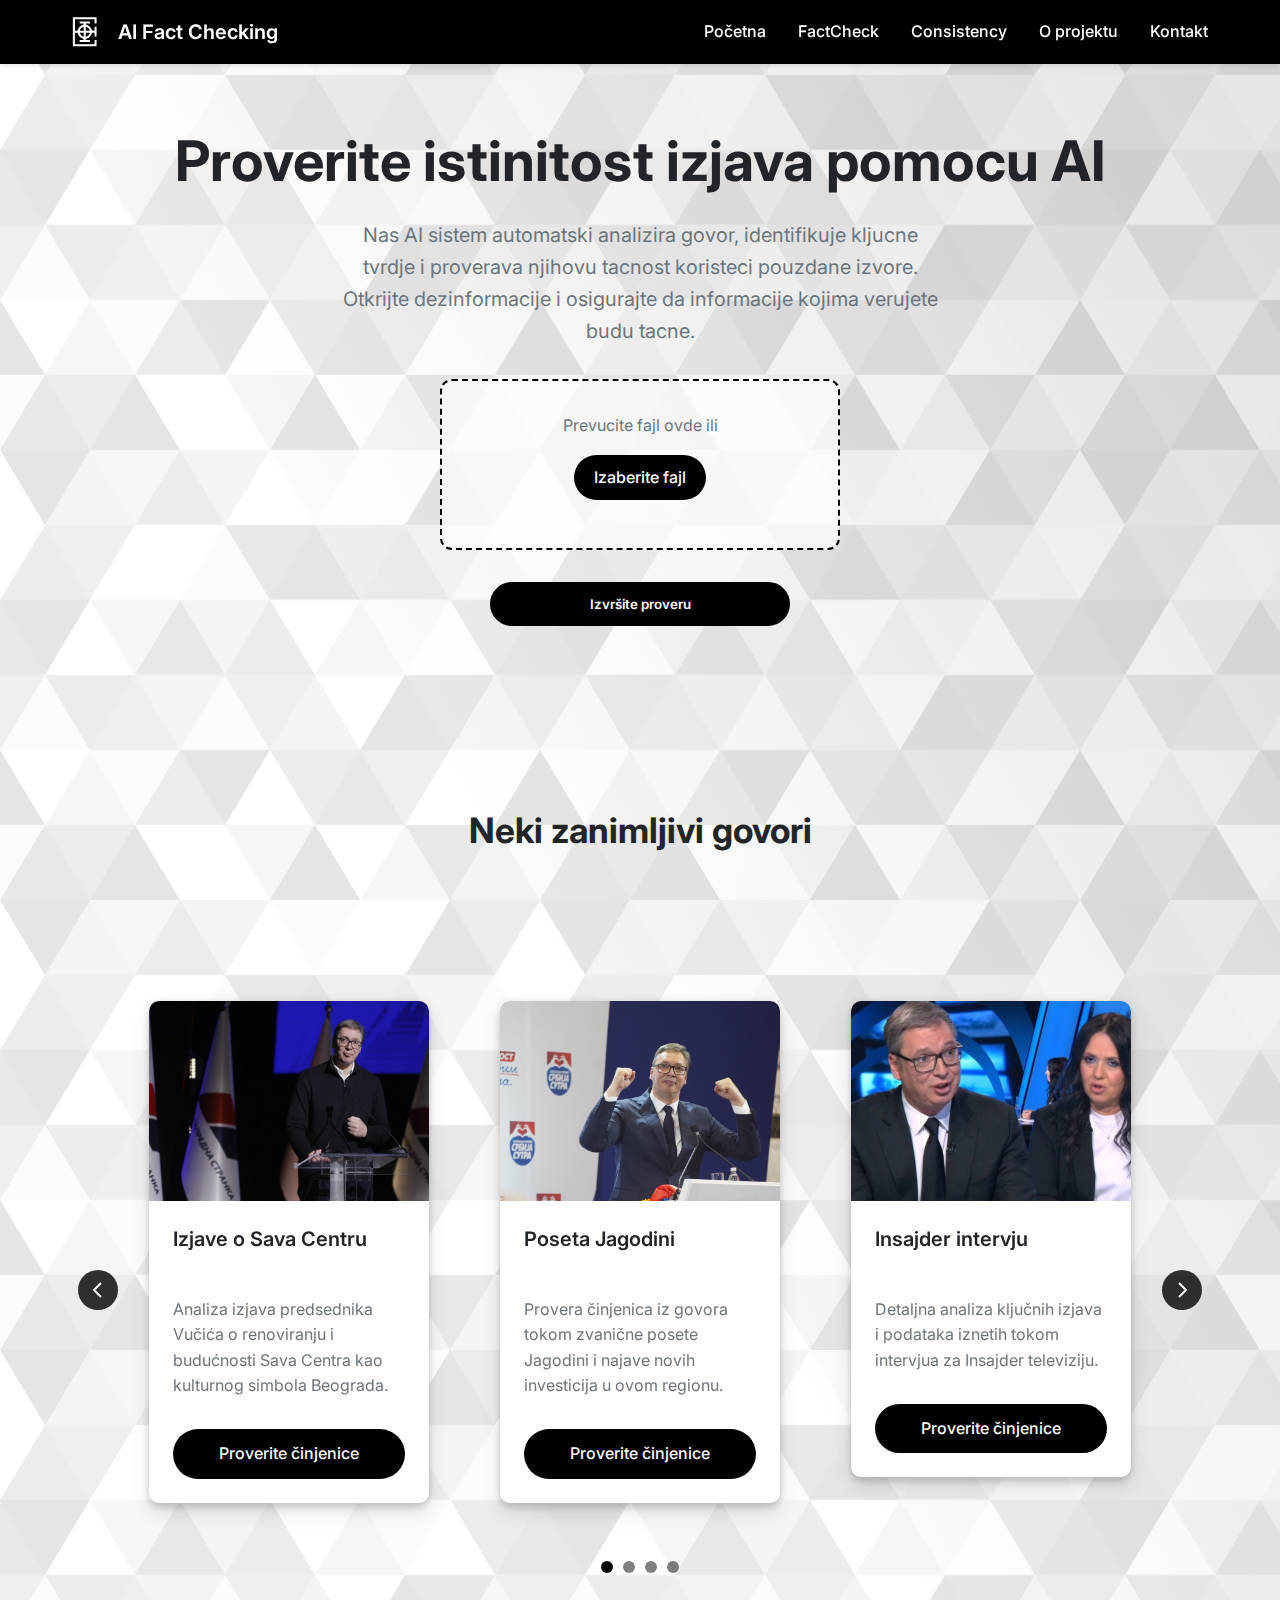
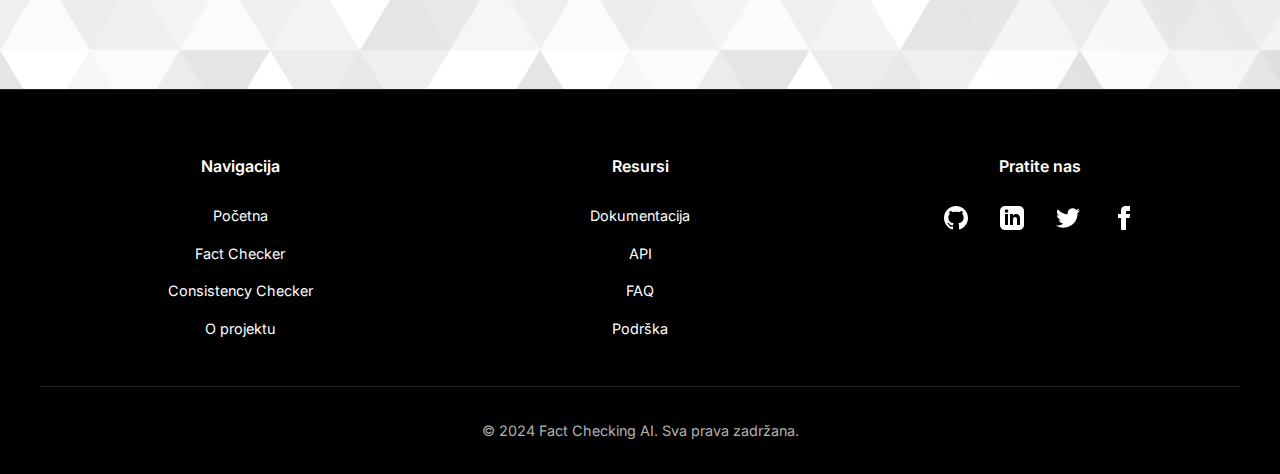
<file: frontend/fact_check.html>
<!DOCTYPE html>
<html lang="sr">
  <head>
    <meta charset="UTF-8" />
    <meta name="viewport" content="width=device-width, initial-scale=1.0" />
    <title>AI Fact Checking</title>

    <link
      href="https://fonts.googleapis.com/css2?family=Inter:wght@400;500;600;700&display=swap"
      rel="stylesheet"
    />
    <link
      href="https://cdn.jsdelivr.net/npm/swiper@11/swiper-bundle.min.css"
      rel="stylesheet"
    />
    <link rel="stylesheet" href="styles.css" />
  </head>
  <body class="fact-check">
    <nav class="navbar">
      <div class="navbar-container">
        <a href="index.html" class="navbar-brand">
          <img src="logo_etf.svg" alt="Logo" />
          <span class="navbar-title">AI Fact Checking</span>
        </a>
        <div class="navbar-links">
          <a href="index.html">Početna</a>
          <a href="fact_check.html" class="active">FactCheck</a>
          <a href="consistency_checker.html">Consistency</a>
          <a href="about.html">O projektu</a>
          <a href="#contact">Kontakt</a>
        </div>
      </div>
    </nav>

    <!-- Mobilni navbar -->
    <nav class="mobile-navbar">
      <div class="mobile-nav-items">
        <a href="index.html" class="mobile-nav-item active">
          <svg
            class="mobile-nav-icon"
            width="24"
            height="24"
            viewBox="0 0 24 24"
            fill="currentColor"
          >
            <path d="M12 3L4 9v12h16V9l-8-6z" />
          </svg>
          Home
        </a>
        <a href="#" class="mobile-nav-item">
          <svg
            class="mobile-nav-icon"
            width="24"
            height="24"
            viewBox="0 0 24 24"
            fill="currentColor"
          >
            <path
              d="M15.5 14h-.79l-.28-.27C15.41 12.59 16 11.11 16 9.5 16 5.91 13.09 3 9.5 3S3 5.91 3 9.5 5.91 16 9.5 16c1.61 0 3.09-.59 4.23-1.57l.27.28v.79l5 4.99L20.49 19l-4.99-5zm-6 0C7.01 14 5 11.99 5 9.5S7.01 5 9.5 5 14 7.01 14 9.5 11.99 14 9.5 14z"
            />
          </svg>
          Search
        </a>
        <a href="#" class="mobile-nav-item">
          <svg
            class="mobile-nav-icon"
            width="24"
            height="24"
            viewBox="0 0 24 24"
            fill="currentColor"
          >
            <path
              d="M12 2C6.48 2 2 6.48 2 12s4.48 10 10 10 10-4.48 10-10S17.52 2 12 2zm1 15h-2v-6h2v6zm0-8h-2V7h2v2z"
            />
          </svg>
          Analytics
        </a>
        <a href="#" class="mobile-nav-item">
          <svg
            class="mobile-nav-icon"
            width="24"
            height="24"
            viewBox="0 0 24 24"
            fill="currentColor"
          >
            <path
              d="M13 3c-4.97 0-9 4.03-9 9H1l3.89 3.89.07.14L9 12H6c0-3.87 3.13-7 7-7s7 3.13 7 7-3.13 7-7 7c-1.93 0-3.68-.79-4.94-2.06l-1.42 1.42C8.27 19.99 10.51 21 13 21c4.97 0 9-4.03 9-9s-4.03-9-9-9zm-1 5v5l4.28 2.54.72-1.21-3.5-2.08V8H12z"
            />
          </svg>
          History
        </a>
        <a href="#" class="mobile-nav-item">
          <svg
            class="mobile-nav-icon"
            width="24"
            height="24"
            viewBox="0 0 24 24"
            fill="currentColor"
          >
            <path
              d="M12 12c2.21 0 4-1.79 4-4s-1.79-4-4-4-4 1.79-4 4 1.79 4 4 4zm0 2c-2.67 0-8 1.34-8 4v2h16v-2c0-2.66-5.33-4-8-4z"
            />
          </svg>
          Profile
        </a>
      </div>
    </nav>

    <section class="hero-section">
      <div class="hero-content">
        <h1 class="hero-title">Proverite istinitost izjava pomocu AI</h1>
        <p class="hero-description">
          Nas AI sistem automatski analizira govor, identifikuje kljucne tvrdje
          i proverava njihovu tacnost koristeci pouzdane izvore. Otkrijte
          dezinformacije i osigurajte da informacije kojima verujete budu tacne.
        </p>
        <div class="hero-buttons">
          <div class="file-input-wrapper">
            <p class="drag-text">Prevucite fajl ovde ili</p>
            <label for="fileInput" class="custom-file-upload">
              Izaberite fajl
            </label>
            <input type="file" id="fileInput" accept=".mp3,.mp4" />
            <div id="fileName"></div>
          </div>
          <button id="executeButton">Izvršite proveru</button>
        </div>
      </div>
    </section>

    <h2 class="carousel-title">Neki zanimljivi govori</h2>

    <!--HTML CODE-->
    <div class="carosel-container">
      <div class="relative">
        <button class="carousel-button prev group" id="slider-button-left">
          <svg
            width="24"
            height="24"
            viewBox="0 0 24 24"
            fill="none"
            stroke="currentColor"
            stroke-width="2"
          >
            <path d="M15 19l-7-7 7-7" />
          </svg>
        </button>
        <button class="carousel-button next group" id="slider-button-right">
          <svg
            width="24"
            height="24"
            viewBox="0 0 24 24"
            fill="none"
            stroke="currentColor"
            stroke-width="2"
          >
            <path d="M9 5l7 7-7 7" />
          </svg>
        </button>
        <div class="swiper multiple-slide-carousel swiper-container">
          <div class="swiper-wrapper mb-16">
            <div class="swiper-slide">
              <a href="#" class="blog-card">
                <img
                  src="images/vucic_sava_centar.jpg"
                  alt="Vučić u Sava Centru"
                  class="blog-card-image"
                />
                <div class="blog-card-content">
                  <h2 class="blog-card-title">Izjave o Sava Centru</h2>
                  <p class="blog-card-description">
                    Analiza izjava predsednika Vučića o renoviranju i budućnosti
                    Sava Centra kao kulturnog simbola Beograda.
                  </p>
                  <div class="blog-card-link">Proverite činjenice</div>
                </div>
              </a>
            </div>
            <div class="swiper-slide">
              <a href="#" class="blog-card">
                <img
                  src="images/vucic_jagodina.jpg"
                  alt="Vučić u Jagodini"
                  class="blog-card-image"
                />
                <div class="blog-card-content">
                  <h2 class="blog-card-title">Poseta Jagodini</h2>
                  <p class="blog-card-description">
                    Provera činjenica iz govora tokom zvanične posete Jagodini i
                    najave novih investicija u ovom regionu.
                  </p>
                  <div class="blog-card-link">Proverite činjenice</div>
                </div>
              </a>
            </div>
            <div class="swiper-slide">
              <a href="#" class="blog-card">
                <img
                  src="images/insajder_vucic.jpg"
                  alt="Insajder intervju"
                  class="blog-card-image"
                />
                <div class="blog-card-content">
                  <h2 class="blog-card-title">Insajder intervju</h2>
                  <p class="blog-card-description">
                    Detaljna analiza ključnih izjava i podataka iznetih tokom
                    intervjua za Insajder televiziju.
                  </p>
                  <div class="blog-card-link">Proverite činjenice</div>
                </div>
              </a>
            </div>
            <div class="swiper-slide">
              <a href="#" class="blog-card">
                <img
                  src="images/izbori_2017.jpeg"
                  alt="Izbori 2017"
                  class="blog-card-image"
                />
                <div class="blog-card-content">
                  <h2 class="blog-card-title">Izborna kampanja 2017</h2>
                  <p class="blog-card-description">
                    Retrospektiva i provera činjenica iz predizborne kampanje
                    2017. godine i ispunjenja datih obećanja.
                  </p>
                  <div class="blog-card-link">Proverite činjenice</div>
                </div>
              </a>
            </div>
            <div class="swiper-slide">
              <a href="#" class="blog-card">
                <img
                  src="images/vucic_precednistvo.jpg"
                  alt="Predsedništvo"
                  class="blog-card-image"
                />
                <div class="blog-card-content">
                  <h2 class="blog-card-title">Izjave iz Predsedništva</h2>
                  <p class="blog-card-description">
                    Analiza ključnih izjava i odluka donetih tokom važnih
                    sastanaka u Predsedništvu Srbije.
                  </p>
                  <div class="blog-card-link">Proverite činjenice</div>
                </div>
              </a>
            </div>
            <div class="swiper-slide">
              <a href="#" class="blog-card">
                <img
                  src="images/vucic_smg.jpg"
                  alt="Matematička gimnazija"
                  class="blog-card-image"
                />
                <div class="blog-card-content">
                  <h2 class="blog-card-title">Poseta Matematičkoj gimnaziji</h2>
                  <p class="blog-card-description">
                    Provera činjenica iz govora o ulaganju u obrazovanje i
                    podršci mladim talentima.
                  </p>
                  <div class="blog-card-link">Proverite činjenice</div>
                </div>
              </a>
            </div>
          </div>
          <div class="swiper-pagination"></div>
        </div>
      </div>
    </div>

    <footer class="footer">
      <div class="footer-container">
        <div class="footer-column">
          <h3>Navigacija</h3>
          <ul class="footer-links">
            <li><a href="index.html">Početna</a></li>
            <li><a href="fact_check.html">Fact Checker</a></li>
            <li><a href="consistency_checker.html">Consistency Checker</a></li>
            <li><a href="about.html">O projektu</a></li>
          </ul>
        </div>
        <div class="footer-column">
          <h3>Resursi</h3>
          <ul class="footer-links">
            <li><a href="/docs">Dokumentacija</a></li>
            <li><a href="/api">API</a></li>
            <li><a href="/faq">FAQ</a></li>
            <li><a href="/support">Podrška</a></li>
          </ul>
        </div>
        <div class="footer-column">
          <h3>Pratite nas</h3>
          <div class="social-links">
            <a href="https://github.com" target="_blank" class="social-icon">
              <svg
                width="24"
                height="24"
                viewBox="0 0 24 24"
                fill="currentColor"
              >
                <path
                  d="M12 0c-6.626 0-12 5.373-12 12 0 5.302 3.438 9.8 8.207 11.387.599.111.793-.261.793-.577v-2.234c-3.338.726-4.033-1.416-4.033-1.416-.546-1.387-1.333-1.756-1.333-1.756-1.089-.745.083-.729.083-.729 1.205.084 1.839 1.237 1.839 1.237 1.07 1.834 2.807 1.304 3.492.997.107-.775.418-1.305.762-1.604-2.665-.305-5.467-1.334-5.467-5.931 0-1.311.469-2.381 1.236-3.221-.124-.303-.535-1.524.117-3.176 0 0 1.008-.322 3.301 1.23.957-.266 1.983-.399 3.003-.404 1.02.005 2.047.138 3.006.404 2.291-1.552 3.297-1.23 3.297-1.23.653 1.653.242 2.874.118 3.176.77.84 1.235 1.911 1.235 3.221 0 4.609-2.807 5.624-5.479 5.921.43.372.823 1.102.823 2.222v3.293c0 .319.192.694.801.576 4.765-1.589 8.199-6.086 8.199-11.386 0-6.627-5.373-12-12-12z"
                />
              </svg>
            </a>
            <a href="https://linkedin.com" target="_blank" class="social-icon">
              <svg
                width="24"
                height="24"
                viewBox="0 0 24 24"
                fill="currentColor"
              >
                <path
                  d="M19 0h-14c-2.761 0-5 2.239-5 5v14c0 2.761 2.239 5 5 5h14c2.762 0 5-2.239 5-5v-14c0-2.761-2.238-5-5-5zm-11 19h-3v-11h3v11zm-1.5-12.268c-.966 0-1.75-.79-1.75-1.764s.784-1.764 1.75-1.764 1.75.79 1.75 1.764-.783 1.764-1.75 1.764zm13.5 12.268h-3v-5.604c0-3.368-4-3.113-4 0v5.604h-3v-11h3v1.765c1.396-2.586 7-2.777 7 2.476v6.759z"
                />
              </svg>
            </a>
            <a href="https://twitter.com" target="_blank" class="social-icon">
              <svg
                width="24"
                height="24"
                viewBox="0 0 24 24"
                fill="currentColor"
              >
                <path
                  d="M24 4.557c-.883.392-1.832.656-2.828.775 1.017-.609 1.798-1.574 2.165-2.724-.951.564-2.005.974-3.127 1.195-.897-.957-2.178-1.555-3.594-1.555-3.179 0-5.515 2.966-4.797 6.045-4.091-.205-7.719-2.165-10.148-5.144-1.29 2.213-.669 5.108 1.523 6.574-.806-.026-1.566-.247-2.229-.616-.054 2.281 1.581 4.415 3.949 4.89-.693.188-1.452.232-2.224.084.626 1.956 2.444 3.379 4.6 3.419-2.07 1.623-4.678 2.348-7.29 2.04 2.179 1.397 4.768 2.212 7.548 2.212 9.142 0 14.307-7.721 13.995-14.646.962-.695 1.797-1.562 2.457-2.549z"
                />
              </svg>
            </a>
            <a href="https://facebook.com" target="_blank" class="social-icon">
              <svg
                width="24"
                height="24"
                viewBox="0 0 24 24"
                fill="currentColor"
              >
                <path
                  d="M9 8h-3v4h3v12h5v-12h3.642l.358-4h-4v-1.667c0-.955.192-1.333 1.115-1.333h2.885v-5h-3.808c-3.596 0-5.192 1.583-5.192 4.615v3.385z"
                />
              </svg>
            </a>
          </div>
        </div>
      </div>
      <div class="footer-bottom">
        <div>&copy; 2024 Fact Checking AI. Sva prava zadržana.</div>
      </div>
    </footer>
    <script src="https://cdn.jsdelivr.net/npm/swiper@11/swiper-bundle.min.js"></script>

    <script src="main.js"></script>
  </body>
</html>
</file>
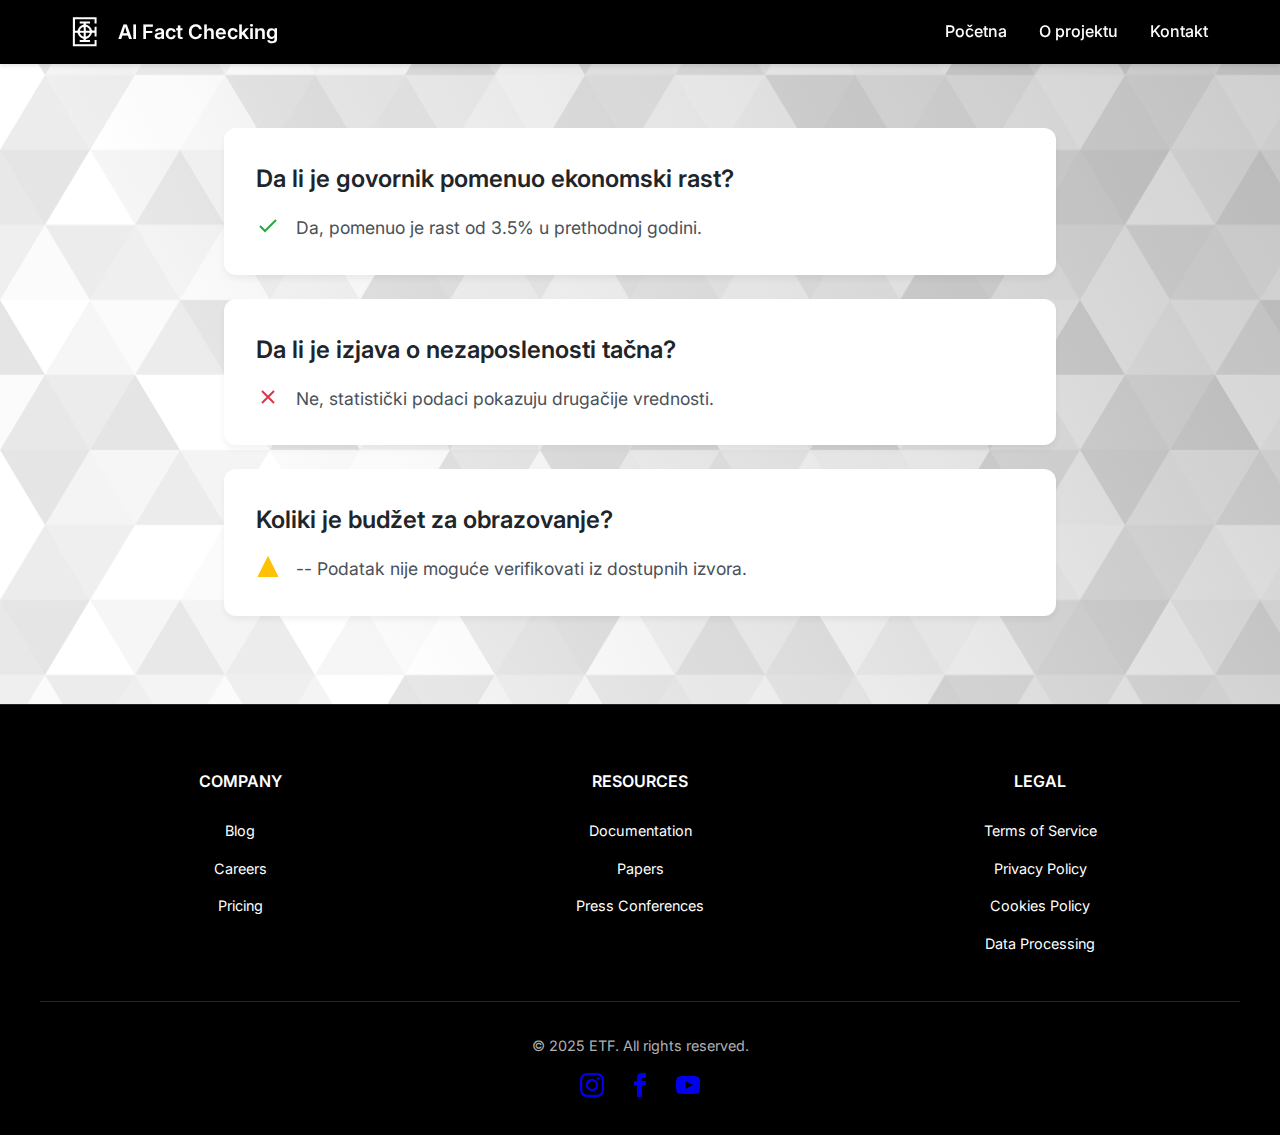
<file: frontend/result.html>
<!DOCTYPE html>
<html lang="sr">
<head>
    <meta charset="UTF-8">
    <meta name="viewport" content="width=device-width, initial-scale=1.0">
    <title>Rezultati Provere - AI Fact Checking</title>
    <link rel="stylesheet" href="styles.css">
    <link href="https://fonts.googleapis.com/css2?family=Inter:wght@400;500;600;700&display=swap" rel="stylesheet">
</head>
<body>
    <nav class="navbar">
        <div class="navbar-container">
            <a href="index.html" class="navbar-brand">
                <img src="logo_etf.svg" alt="Logo">
                <span class="navbar-title">AI Fact Checking</span>
            </a>
            <div class="navbar-links">
                <a href="index.html">Početna</a>
                <a href="#about">O projektu</a>
                <a href="#contact">Kontakt</a>
            </div>
        </div>
    </nav>

    <!-- Mobilni navbar -->
    <nav class="mobile-navbar">
        <div class="mobile-nav-items">
            <a href="index.html" class="mobile-nav-item">
                <svg class="mobile-nav-icon" width="24" height="24" viewBox="0 0 24 24" fill="currentColor">
                    <path d="M12 3L4 9v12h16V9l-8-6z"/>
                </svg>
                Home
            </a>
            <a href="#" class="mobile-nav-item">
                <svg class="mobile-nav-icon" width="24" height="24" viewBox="0 0 24 24" fill="currentColor">
                    <path d="M15.5 14h-.79l-.28-.27C15.41 12.59 16 11.11 16 9.5 16 5.91 13.09 3 9.5 3S3 5.91 3 9.5 5.91 16 9.5 16c1.61 0 3.09-.59 4.23-1.57l.27.28v.79l5 4.99L20.49 19l-4.99-5zm-6 0C7.01 14 5 11.99 5 9.5S7.01 5 9.5 5 14 7.01 14 9.5 11.99 14 9.5 14z"/>
                </svg>
                Search
            </a>
            <a href="#" class="mobile-nav-item active">
                <svg class="mobile-nav-icon" width="24" height="24" viewBox="0 0 24 24" fill="currentColor">
                    <path d="M12 2C6.48 2 2 6.48 2 12s4.48 10 10 10 10-4.48 10-10S17.52 2 12 2zm1 15h-2v-6h2v6zm0-8h-2V7h2v2z"/>
                </svg>
                Analytics
            </a>
            <a href="#" class="mobile-nav-item">
                <svg class="mobile-nav-icon" width="24" height="24" viewBox="0 0 24 24" fill="currentColor">
                    <path d="M13 3c-4.97 0-9 4.03-9 9H1l3.89 3.89.07.14L9 12H6c0-3.87 3.13-7 7-7s7 3.13 7 7-3.13 7-7 7c-1.93 0-3.68-.79-4.94-2.06l-1.42 1.42C8.27 19.99 10.51 21 13 21c4.97 0 9-4.03 9-9s-4.03-9-9-9zm-1 5v5l4.28 2.54.72-1.21-3.5-2.08V8H12z"/>
                </svg>
                History
            </a>
            <a href="#" class="mobile-nav-item">
                <svg class="mobile-nav-icon" width="24" height="24" viewBox="0 0 24 24" fill="currentColor">
                    <path d="M12 12c2.21 0 4-1.79 4-4s-1.79-4-4-4-4 1.79-4 4 1.79 4 4 4zm0 2c-2.67 0-8 1.34-8 4v2h16v-2c0-2.66-5.33-4-8-4z"/>
                </svg>
                Profile
            </a>
        </div>
    </nav>

    <div class="result-container">
        <div id="qaContainer">
            <!-- Rezultati će biti dinamički ubačeni ovde -->
        </div>
    </div>

    <footer class="footer">
        <div class="footer-container">
            <div class="footer-column">
                <h3>COMPANY</h3>
                <ul class="footer-links">
                    <li><a href="#blog">Blog</a></li>
                    <li><a href="#careers">Careers</a></li>
                    <li><a href="#pricing">Pricing</a></li>
                </ul>
            </div>
            <div class="footer-column">
                <h3>RESOURCES</h3>
                <ul class="footer-links">
                    <li><a href="#documentation">Documentation</a></li>
                    <li><a href="#papers">Papers</a></li>
                    <li><a href="#press">Press Conferences</a></li>
                </ul>
            </div>
            <div class="footer-column">
                <h3>LEGAL</h3>
                <ul class="footer-links">
                    <li><a href="#terms">Terms of Service</a></li>
                    <li><a href="#privacy">Privacy Policy</a></li>
                    <li><a href="#cookies">Cookies Policy</a></li>
                    <li><a href="#data">Data Processing</a></li>
                </ul>
            </div>
        </div>
        <div class="footer-bottom">
            <p>© 2025 ETF. All rights reserved.</p>
            <div class="social-links">
                <a href="#instagram" aria-label="Instagram">
                    <svg width="24" height="24" viewBox="0 0 24 24" fill="currentColor">
                        <path d="M12 2.163c3.204 0 3.584.012 4.85.07 3.252.148 4.771 1.691 4.919 4.919.058 1.265.069 1.645.069 4.849 0 3.205-.012 3.584-.069 4.849-.149 3.225-1.664 4.771-4.919 4.919-1.266.058-1.644.07-4.85.07-3.204 0-3.584-.012-4.849-.07-3.26-.149-4.771-1.699-4.919-4.92-.058-1.265-.07-1.644-.07-4.849 0-3.204.013-3.583.07-4.849.149-3.227 1.664-4.771 4.919-4.919 1.266-.057 1.645-.069 4.849-.069zm0-2.163c-3.259 0-3.667.014-4.947.072-4.358.2-6.78 2.618-6.98 6.98-.059 1.281-.073 1.689-.073 4.948 0 3.259.014 3.668.072 4.948.2 4.358 2.618 6.78 6.98 6.98 1.281.058 1.689.072 4.948.072 3.259 0 3.668-.014 4.948-.072 4.354-.2 6.782-2.618 6.979-6.98.059-1.28.073-1.689.073-4.948 0-3.259-.014-3.667-.072-4.947-.196-4.354-2.617-6.78-6.979-6.98-1.281-.059-1.69-.073-4.949-.073zm0 5.838c-3.403 0-6.162 2.759-6.162 6.162s2.759 6.163 6.162 6.163 6.162-2.759 6.162-6.163c0-3.403-2.759-6.162-6.162-6.162zm0 10.162c-2.209 0-4-1.79-4-4 0-2.209 1.791-4 4-4s4 1.791 4 4c0 2.21-1.791 4-4 4zm6.406-11.845c-.796 0-1.441.645-1.441 1.44s.645 1.44 1.441 1.44c.795 0 1.439-.645 1.439-1.44s-.644-1.44-1.439-1.44z"/>
                    </svg>
                </a>
                <a href="#facebook" aria-label="Facebook">
                    <svg width="24" height="24" viewBox="0 0 24 24" fill="currentColor">
                        <path d="M9 8h-3v4h3v12h5v-12h3.642l.358-4h-4v-1.667c0-.955.192-1.333 1.115-1.333h2.885v-5h-3.808c-3.596 0-5.192 1.583-5.192 4.615v3.385z"/>
                    </svg>
                </a>
                <a href="#youtube" aria-label="YouTube">
                    <svg width="24" height="24" viewBox="0 0 24 24" fill="currentColor">
                        <path d="M19.615 3.184c-3.604-.246-11.631-.245-15.23 0-3.897.266-4.356 2.62-4.385 8.816.029 6.185.484 8.549 4.385 8.816 3.6.245 11.626.246 15.23 0 3.897-.266 4.356-2.62 4.385-8.816-.029-6.185-.484-8.549-4.385-8.816zm-10.615 12.816v-8l8 3.993-8 4.007z"/>
                    </svg>
                </a>
            </div>
        </div>
    </footer>

    <script>
        document.addEventListener('DOMContentLoaded', function() {
            const results = [
                { pitanje: "Da li je govornik pomenuo ekonomski rast?", odgovor: "Da, pomenuo je rast od 3.5% u prethodnoj godini." },
                { pitanje: "Da li je izjava o nezaposlenosti tačna?", odgovor: "Ne, statistički podaci pokazuju drugačije vrednosti." },
                { pitanje: "Koliki je budžet za obrazovanje?", odgovor: "-- Podatak nije moguće verifikovati iz dostupnih izvora." }
            ];

            const qaContainer = document.getElementById('qaContainer');
            
            results.forEach(result => {
                const qaItem = document.createElement('div');
                qaItem.className = 'qa-item';

                let iconSvg = '';

                if (result.odgovor.startsWith('Da')) {
                    iconSvg = `<svg class="answer-icon correct" viewBox="0 0 24 24" fill="none" stroke="currentColor" stroke-width="2">
                        <path d="M20 6L9 17L4 12"></path>
                    </svg>`;
                } else if (result.odgovor.startsWith('Ne')) {
                    iconSvg = `<svg class="answer-icon error" viewBox="0 0 24 24" fill="none" stroke="currentColor" stroke-width="2">
                        <path d="M18 6L6 18M6 6l12 12"></path>
                    </svg>`;
                } else {
                    iconSvg = `<svg class="answer-icon warning" viewBox="0 0 24 24" fill="currentColor" stroke="currentColor" stroke-width="2">
                        <path d="M12 3L3 21h18L12 3z" rx="2" ry="2"></path> 
                    </svg>`;
                }

                qaItem.innerHTML = `
                    <div class="qa-question">${result.pitanje}</div>
                    <div class="qa-answer">
                        ${iconSvg}
                        <span>${result.odgovor}</span>
                    </div>
                `;

                qaContainer.appendChild(qaItem);
            });
        });
    </script>
</body>
</html>
</file>
<file: frontend/styles.css>
:root {
  --primary-color: #000000;
  --primary-hover: #333333;
  --secondary-color: #ffffff;
  --text-primary: #212529;
  --text-secondary: #6c757d;
  --text-light: #ffffff;
  --bg-light: #ffffff;
  --bg-gray: #f8f9fa;
  --border-color: #e5e7eb;
  --shadow-color: rgba(0, 0, 0, 0.1);
  --success-color: #28a745;
  --error-color: #dc3545;
  --warning-color: #ffc107;
  --border-radius: 25px;
  --button-radius: 50px;
  --card-radius: 10px;
  --swiper-theme-color: #000000 !important;
  --button-width: 200px;
  --button-height: 50px;
}

* {
  margin: 0;
  padding: 0;
  box-sizing: border-box;
  font-family: "Inter", -apple-system, BlinkMacSystemFont, sans-serif;
}

body {
  min-height: 100vh;
  display: flex;
  flex-direction: column;
  background-color: var(--bg-light);
  color: var(--text-primary);
  line-height: 1.6;
  overflow-x: hidden;
  background: url("background.svg") center center/cover no-repeat;
}

.hero-section {
  padding: 8rem 0;
  position: relative;
  overflow: hidden;
  text-align: center;
}

.hero-content {
  position: relative;
  z-index: 2;
  max-width: 1200px;
  margin: 0 auto;
  padding: 0 2rem;
}

.hero-title {
  font-size: 3.5rem;
  font-weight: 700;
  color: var(--text-primary);
  margin-bottom: 1.5rem;
  line-height: 1.2;
}

.hero-description {
  font-size: 1.25rem;
  color: var(--text-secondary);
  margin: 0 auto;
  max-width: 600px;
}

.hero-buttons {
  display: flex;
  flex-direction: column;
  gap: 1rem;
  margin-top: 2rem;
  justify-content: center;
  align-items: center;
}

@media (min-width: 768px) {
  .hero-buttons {
    flex-direction: row;
  }
}

.upload-button {
  display: flex;
  align-items: center;
  justify-content: center;
  width: 48px;
  height: 48px;
  background: var(--primary-color);
  border-radius: var(--button-radius);
  cursor: pointer;
  transition: all 0.3s ease;
}

.upload-button svg {
  color: var(--text-light);
}

.upload-button:hover {
  background: var(--primary-hover);
  transform: translateY(-2px);
}

.join-button {
  padding: 12px 24px;
  background: var(--primary-color);
  border: 2px solid var(--primary-color);
  color: var(--text-light);
  border-radius: var(--button-radius);
  font-weight: 600;
  text-decoration: none;
  transition: all 0.3s ease;
  width: var(--button-width);
  height: var(--button-height);
  text-align: center;
  display: inline-flex;
  align-items: center;
  justify-content: center;
}

.join-button:hover {
  background: transparent;
  color: var(--primary-color);
  transform: translateY(-2px);
}

.hero-waves {
  position: absolute;
  bottom: 0;
  left: 0;
  width: 100%;
  height: 100px;
  background: url('data:image/svg+xml,<svg xmlns="http://www.w3.org/2000/svg" viewBox="0 0 1440 320"><path fill="%23f5f5f5" fill-opacity="1" d="M0,96L48,112C96,128,192,160,288,160C384,160,480,128,576,122.7C672,117,768,139,864,154.7C960,171,1056,181,1152,165.3C1248,149,1344,107,1392,85.3L1440,64L1440,320L1392,320C1344,320,1248,320,1152,320C1056,320,960,320,864,320C768,320,672,320,576,320C480,320,384,320,288,320C192,320,96,320,48,320L0,320Z"></path></svg>');
  background-size: cover;
  background-repeat: no-repeat;
}

.container {
  flex: 1;
  max-width: 1200px;
  margin: 0 auto;
  padding: 4rem 2rem;
}

h1 {
  text-align: center;
  color: #333;
  margin-bottom: 2rem;
  font-size: 2.5rem;
}

.upload-section {
  background: #ffffff;
  padding: 3rem;
  border-radius: 20px;
  box-shadow: 0 10px 30px rgba(0, 0, 0, 0.05);
  text-align: center;
  position: relative;
}

.upload-background {
  position: absolute;
  top: 0;
  left: 0;
  right: 0;
  bottom: 0;
  z-index: 0;
  overflow: hidden;
  border-radius: 20px;
}

.background-circle {
  position: absolute;
  border-radius: 50%;
}

.circle-1 {
  width: 200px;
  height: 200px;
  background: rgba(255, 99, 132, 0.1);
  top: -100px;
  left: -100px;
}

.circle-2 {
  width: 300px;
  height: 300px;
  background: rgba(54, 162, 235, 0.1);
  bottom: -150px;
  right: -150px;
}

.circle-3 {
  width: 150px;
  height: 150px;
  background: rgba(255, 206, 86, 0.1);
  top: 50%;
  right: -75px;
}

.file-input-wrapper {
  position: relative;
  z-index: 1;
  padding: 2rem;
  border: 2px dashed #000000;
  border-radius: 12px;
  background: rgba(255, 255, 255, 0.7);
  transition: all 0.3s ease;
  width: 100%;
  max-width: 400px;
  margin: 0 auto;
}

.file-input-wrapper:hover {
  border-color: #000000;
  background: rgba(255, 255, 255, 0.9);
}

.drag-text {
  margin-bottom: 1rem;
  color: #6c757d;
}

#fileInput {
  display: none;
}

.custom-file-upload {
  display: inline-block;
  padding: 10px 20px;
  background-color: var(--primary-color);
  color: var(--text-light);
  border-radius: var(--button-radius);
  cursor: pointer;
  transition: all 0.3s ease;
  font-weight: 500;
}

.custom-file-upload:hover {
  background-color: var(--primary-hover);
}

#executeButton {
  padding: 12px 24px;
  background-color: var(--primary-color);
  color: var(--text-light);
  border: 2px solid var(--primary-color);
  border-radius: var(--button-radius);
  font-weight: 600;
  cursor: pointer;
  transition: all 0.3s ease;
  margin-top: 1rem;
  width: 100%;
  max-width: 300px;
}

#executeButton:hover {
  background-color: transparent;
  color: var(--primary-color);
  transform: translateY(-2px);
}

#executeButton:disabled {
  background-color: var(--text-secondary);
  border-color: var(--text-secondary);
  cursor: not-allowed;
}

.loading-section {
  display: none;
  text-align: center;
  padding: 3rem;
}

.spinner {
  width: 60px;
  height: 60px;
  border: 4px solid #f3f3f3;
  border-top: 4px solid #007bff;
  border-radius: 50%;
  animation: spin 1s linear infinite;
  margin: 0 auto 1rem;
}

.upload-progress {
  margin-top: 2rem;
  width: 100%;
}

.primary-button {
  display: inline-flex;
  align-items: center;
  justify-content: center;
  padding: 12px 24px;
  background-color: var(--primary-color);
  color: var(--text-light);
  border: 2px solid var(--primary-color);
  border-radius: var(--button-radius);
  font-weight: 600;
  cursor: pointer;
  transition: all 0.3s ease;
  text-decoration: none;
  text-align: center;
  width: var(--button-width);
  height: var(--button-height);
}

.primary-button:hover {
  background-color: transparent;
  color: var(--primary-color);
  transform: translateY(-2px);
}

.hero-section .primary-button {
  margin-right: 0;
}

@media (min-width: 768px) {
  .hero-section .primary-button {
    margin-right: 1rem;
  }
}

.hero-section .primary-button:hover {
  box-shadow: 0 4px 8px var(--shadow-color);
}

.fact-check .primary-button,
.consistency .primary-button {
  margin-top: 1rem;
  display: block;
  margin-left: auto;
  margin-right: auto;
}

.fact-check .primary-button:hover,
.consistency .primary-button:hover {
  background-color: transparent;
  color: var(--primary-color);
  box-shadow: 0 4px 8px var(--shadow-color);
}

.progress-item {
  display: flex;
  align-items: center;
  padding: 1rem;
  background: #f8f9fa;
  border-radius: 8px;
  margin-bottom: 1rem;
}

.progress-icon {
  width: 40px;
  height: 40px;
  margin-right: 1rem;
  background: #e9ecef;
  border-radius: 8px;
  display: flex;
  align-items: center;
  justify-content: center;
}

.progress-info {
  flex: 1;
}

.progress-bar {
  height: 4px;
  background: #e9ecef;
  border-radius: 2px;
  margin-top: 0.5rem;
  overflow: hidden;
}

.progress-fill {
  height: 100%;
  background: #007bff;
  width: 0%;
  transition: width 0.3s ease;
}

@keyframes spin {
  0% {
    transform: rotate(0deg);
  }
  100% {
    transform: rotate(360deg);
  }
}

.results-section {
  display: none;
  margin-top: 3rem;
  background: #ffffff;
  border-radius: 20px;
  box-shadow: 0 10px 30px rgba(0, 0, 0, 0.05);
  overflow: hidden;
}

.results-section h2 {
  padding: 2rem;
  margin: 0;
  color: #212529;
  border-bottom: 1px solid #e9ecef;
}

.results-table {
  width: 100%;
  border-collapse: collapse;
}

.results-table th,
.results-table td {
  padding: 1rem 2rem;
  text-align: left;
  border-bottom: 1px solid #e9ecef;
}

.results-table th {
  background-color: #f8f9fa;
  color: #212529;
  font-weight: 500;
}

.results-table tr:last-child td {
  border-bottom: none;
}

footer {
  background: #000000;
  color: #ffffff;
  text-align: center;
  padding: 4rem 2rem 2rem;
  margin-top: auto;
  border-top: 1px solid #212529;
}

#fileName {
  margin-top: 1rem;
  color: #6c757d;
  font-size: 0.9rem;
}

/* Navbar stilovi */
.navbar {
  background-color: var(--primary-color);
  box-shadow: 0 2px 4px var(--shadow-color);
  position: fixed;
  top: 0;
  left: 0;
  right: 0;
  z-index: 1000;
  padding: 1rem 0;
}

.navbar-container {
  max-width: 1200px;
  margin: 0 auto;
  display: flex;
  align-items: center;
  padding: 0 2rem;
}

.navbar-brand {
  display: flex;
  align-items: center;
  text-decoration: none;
  color: var(--text-light);
  margin-right: auto;
}

.navbar-brand img {
  height: 32px;
  margin-right: 0.75rem;
}

.navbar-title {
  font-size: 1.25rem;
  font-weight: 600;
  color: var(--text-light);
  margin-left: 0.5rem;
}

.navbar-links {
  display: flex;
  gap: 2rem;
}

.navbar-links a {
  color: var(--text-light);
  text-decoration: none;
  font-weight: 500;
  transition: color 0.3s ease;
}

.navbar-links a:hover {
  color: #c7c7c7;
}

/* Footer stilovi */
.footer {
  background: #000000;
  color: #ffffff;
  padding: 4rem 2rem 2rem;
  margin-top: auto;
}

.footer-container {
  max-width: 1200px;
  margin: 0 auto;
  display: grid;
  grid-template-columns: repeat(3, 1fr);
  gap: 2rem;
  padding: 0 1rem;
}

.footer-column h3 {
  color: #ffffff;
  font-size: 1rem;
  margin-bottom: 1.5rem;
  font-weight: 600;
}

.footer-links {
  list-style: none;
}

.footer-links li {
  margin-bottom: 0.75rem;
}

.footer-links a {
  color: #ffffff;
  text-decoration: none;
  font-size: 0.9rem;
  transition: color 0.3s ease;
}

.footer-links a:hover {
  color: #007bff;
}

.footer-bottom {
  max-width: 1200px;
  margin: 2rem auto 0;
  padding-top: 2rem;
  border-top: 1px solid #212529;
  text-align: center;
  color: rgba(255, 255, 255, 0.7);
  font-size: 0.9rem;
}

.social-links {
  display: flex;
  justify-content: center;
  gap: 1.5rem;
  margin-top: 1rem;
}

.social-icon {
  color: #ffffff;
  font-size: 1.5rem;
  transition: all 0.3s ease;
  width: 32px;
  height: 32px;
}

.social-icon:hover {
  transform: translateY(-3px);
}

.footer-icon {
  width: 24px;
  height: 24px;
  margin-right: 0.5rem;
  vertical-align: middle;
}

/* Result page stilovi */
.result-container {
  width: 70%;
  margin: 6rem auto 2rem;
  padding: 2rem;
}

.qa-item {
  background: #ffffff;
  border-radius: 12px;
  padding: 2rem;
  margin-bottom: 1.5rem;
  box-shadow: 0 4px 6px rgba(0, 0, 0, 0.05);
}

.qa-question {
  font-size: 1.5rem;
  font-weight: 600;
  color: #212529;
  margin-bottom: 1rem;
}

.qa-answer {
  display: flex;
  align-items: flex-start;
  gap: 1rem;
  font-size: 1.1rem;
  color: #495057;
  line-height: 1.6;
}

.answer-icon {
  flex-shrink: 0;
  width: 24px;
  height: 24px;
}

.answer-icon.correct {
  color: #28a745;
}

.answer-icon.error {
  color: #dc3545;
}

.answer-icon.warning {
  color: #ffc107;
  position: relative;
}

.answer-icon.warning path {
  rx: 4;
  ry: 4;
}

.warning-exclamation {
  position: absolute;
  top: 50%;
  left: 50%;
  transform: translate(-50%, -50%);
  font-weight: bold;
  font-size: 16px;
}

/* Mobile navbar */
.mobile-navbar {
  display: none;
  position: fixed;
  bottom: 0;
  left: 0;
  right: 0;
  background: #000000;
  padding: 1rem;
  z-index: 1000;
}

.mobile-nav-items {
  display: flex;
  justify-content: space-around;
  align-items: center;
}

.mobile-nav-item {
  display: flex;
  flex-direction: column;
  align-items: center;
  color: #6c757d;
  text-decoration: none;
  font-size: 0.8rem;
}

.mobile-nav-item.active {
  color: #ffffff;
}

.mobile-nav-icon {
  margin-bottom: 0.25rem;
}

/* Responsive design */
@media (max-width: 576px) {
  body {
    padding-bottom: 80px; /* Prostor za mobilni navbar */
  }

  .navbar {
    display: block;
    background-color: var(--primary-color);
    padding: 0.75rem 0;
  }

  .navbar-container {
    justify-content: flex-start;
    padding: 0 1rem;
  }

  .navbar-links {
    display: none;
  }

  .mobile-navbar {
    display: block;
  }

  .footer {
    display: none;
  }

  .result-container {
    width: 100%;
    margin-top: 1rem;
    padding: 1rem;
  }

  .qa-item {
    padding: 1rem;
  }

  .qa-question {
    font-size: 1.1rem;
  }

  .qa-answer {
    font-size: 0.9rem;
  }

  .hero-title {
    font-size: 2.5rem;
  }

  .hero-description {
    font-size: 1rem;
  }

  .container {
    padding: 1rem;
  }

  .upload-section {
    padding: 1.5rem;
  }

  .file-input-wrapper {
    padding: 1.5rem;
  }

  .hero-buttons {
    flex-direction: column;
    width: 100%;
  }

  .primary-button {
    width: var(--button-width);
    max-width: var(--button-width);
  }

  .upload-button {
    width: 100%;
    max-width: 200px;
    margin-bottom: 1rem;
  }

  .join-button {
    width: var(--button-width);
    max-width: var(--button-width);
    text-align: center;
  }
}

/* Dodatni media query za tablete */
@media (min-width: 577px) and (max-width: 768px) {
  .navbar-container {
    padding: 0 1rem;
  }

  .navbar-links {
    gap: 1rem;
  }

  .result-container {
    width: 85%;
  }
}

/* Feature sekcija */
.features-section {
  padding: 4rem 0;
}

.features-section-title {
  text-align: center;
  font-size: 2.5rem;
  font-weight: 700;
  color: #212529;
  margin-bottom: 3rem;
}

.features-container {
  width: 80%;
  margin: 0 auto;
  display: flex;
  align-items: center;
  gap: 2rem;
  position: relative;
  margin-bottom: 5rem;
}

.feature-content {
  flex: 1;
  padding: 2rem;
  border: 1px solid var(--border-color);
  border-radius: var(--card-radius);
  box-shadow: 0 4px 6px -1px var(--shadow-color);
  background-color: var(--bg-light);
  min-height: 300px;
  display: flex;
  flex-direction: column;
  justify-content: center;
}

.feature-image {
  flex: 1;
  position: relative;
  min-height: 300px;
  display: flex;
  align-items: center;
  justify-content: center;
}

.feature-image img {
  width: 100%;
  max-width: 400px;
  height: auto;
  border-radius: var(--card-radius);
  box-shadow: 0 4px 6px -1px var(--shadow-color);
  margin: 0 auto;
}

.feature-image.no-border img {
  border: none;
  box-shadow: none;
}

/* Prelomna tačka za tablet i manje uređaje */
@media (max-width: 992px) {
  .features-container {
    width: 90%;
    flex-direction: column;
    gap: 3rem;
    margin-bottom: 3rem;
  }

  /* Prvo tekst pa onda slika */
  .features-container .feature-content {
    order: 1; /* Prvo prikazujemo tekst */
    width: 100%;
    min-height: auto;
    padding: 1.5rem;
    margin-bottom: 2rem;
  }

  .features-container .feature-image {
    order: 2; /* Zatim prikazujemo sliku */
    width: 100%;
    min-height: auto;
    margin-top: 2rem;
    padding: 1.5rem 0;
  }

  .feature-image img {
    max-width: 70%;
    margin: 0 auto;
    display: block;
  }

  .features-section-title {
    font-size: 2rem;
    margin-bottom: 2rem;
  }
}

/* Dodatna podešavanja za mobilne uređaje */
@media (max-width: 768px) {
  .navbar-links {
    display: none;
  }

  .navbar {
    background-color: var(--primary-color);
    padding: 0.75rem 0;
  }

  .navbar-container {
    justify-content: flex-start;
    padding: 0 1rem;
  }

  .features-container {
    width: 95%;
    gap: 2.5rem;
    margin-bottom: 2.5rem;
  }

  .feature-content {
    padding: 1.25rem;
    margin-bottom: 1.5rem;
  }

  .feature-image {
    margin-top: 1.5rem;
    padding: 1rem 0;
  }

  .feature-image img {
    max-width: 60%;
  }

  .features-section-title {
    font-size: 1.8rem;
    margin-bottom: 1.5rem;
  }

  .carousel-title {
    font-size: 1.8rem;
    margin-bottom: 1.5rem;
    margin-top: 2rem;
  }
}

.carousel-title {
  text-align: center;
  font-size: 2.2rem;
  font-weight: 700;
  color: #212529;
  margin-bottom: 2rem;
  margin-top: 3rem;
}

.blog-cards-container {
  display: none;
}

.blog-cards {
  display: flex;
  gap: clamp(1rem, 3vw, 2rem);
  transition: transform 0.5s ease;
  width: fit-content;
  margin: 0 auto;
}

.blog-card {
  flex: 0 0 clamp(280px, calc(33.333% - 2rem), 300px);
  width: clamp(280px, calc(33.333% - 2rem), 300px);
  background: var(--bg-light);
  border-radius: var(--card-radius);
  box-shadow: 0 10px 20px var(--shadow-color), 0 6px 6px var(--shadow-color),
    0 0 10px var(--shadow-color);
  overflow: hidden;
  display: flex;
  flex-direction: column;
  text-decoration: none;
  visibility: hidden;
  opacity: 0;
  transform: translateX(20px);
  transition: all 0.5s ease-out;
}

.blog-card.visible {
  visibility: visible;
  opacity: 1;
  transform: translateX(0);
}

.blog-card.hiding {
  visibility: visible;
  opacity: 0;
  transform: translateX(-20px);
}

.blog-card.hiding-right {
  visibility: visible;
  opacity: 0;
  transform: translateX(20px);
}

.blog-card-content {
  padding: 1.5rem;
  display: flex;
  flex-direction: column;
  flex: 1;
  height: calc(
    450px - 200px
  ); /* Fiksna visina za sadržaj (ukupna visina - visina slike) */
  overflow: hidden;
  position: relative;
  padding-bottom: 80px; /* Prostor za dugme */
}

.blog-card-title {
  font-size: 1.25rem;
  color: #212529;
  margin-bottom: 1rem;
  font-weight: 600;
  line-height: 1.4;
}

.blog-card-description {
  color: #6c757d;
  margin-bottom: 1.5rem;
  line-height: 1.6;
  flex: 1;
}

.blog-card-link {
  display: inline-flex;
  align-items: center;
  padding: 0.75rem 1.5rem;
  background: var(--primary-color);
  color: var(--text-light);
  text-decoration: none;
  border-radius: var(--button-radius);
  font-weight: 500;
  transition: background-color 0.3s ease;
  justify-content: center;
  position: absolute;
  bottom: 1.5rem;
  left: 1.5rem;
  right: 1.5rem;
  width: calc(100% - 3rem);
}

.blog-card-link:hover {
  background: var(--primary-hover);
  text-decoration: none;
  color: var(--text-light);
}

.carousel-button {
  position: absolute;
  top: 50%;
  transform: translateY(-50%);
  width: 40px;
  height: 40px;
  background: rgba(0, 0, 0, 0.8);
  border: none;
  border-radius: 50%;
  color: var(--text-light);
  cursor: pointer;
  display: flex;
  align-items: center;
  justify-content: center;
  z-index: 10;
  transition: all 0.3s ease;
}

.carousel-button:hover {
  background: var(--primary-color);
}

.carousel-button.disabled {
  background: rgba(0, 0, 0, 0.3);
  cursor: not-allowed;
  color: rgba(255, 255, 255, 0.5);
}

.carousel-button.disabled:hover {
  background: rgba(0, 0, 0, 0.3);
}

.carousel-button.prev {
  left: 1rem;
  z-index: 20;
}

.carousel-button.next {
  right: 1rem;
  z-index: 20;
}

.blog-card-image {
  width: 100%;
  height: 200px;
  object-fit: cover;
  border-radius: 8px 8px 0 0;
}

@media (min-width: 577px) and (max-width: 1024px) {
  .blog-cards-container {
    max-width: calc(300px * 2 + 32px); /* 2 kartice na tabletu */
  }
}

/* About page styles */
.about-container {
  max-width: 1200px;
  margin: 6rem auto 2rem;
  padding: 0 2rem;
}

.about-section {
  margin-bottom: 4rem;
  padding: 2rem;
  background: #fff;
  border-radius: 12px;
  box-shadow: 0 0px 8px rgba(0, 0, 0, 0.1);
  border: none;
}

.section-header {
  display: flex;
  align-items: center;
  margin-bottom: 2rem;
  gap: 1rem;
}

.section-header h2 {
  font-size: 2rem;
  color: #212529;
  font-weight: 700;
}

.section-icon {
  width: 40px;
  height: 40px;
  color: #212529;
}

.section-description {
  color: #666;
  line-height: 1.8;
  margin-bottom: 3rem;
  font-size: 1.25rem;
  text-align: justify;
  padding: 0 2rem;
}

.team-members {
  display: flex;
  justify-content: center;
  gap: 2rem;
  flex-wrap: wrap;
  margin-top: 2rem;
}

.sponsors {
  justify-content: space-around;
  width: 70%;
  margin: 0 auto;
  margin-bottom: 3rem;
}

.team-member {
  text-align: center;
  width: 200px;
  display: flex;
  flex-direction: column;
  align-items: center;
}

.member-image {
  width: 150px;
  height: 150px;
  border-radius: 50%;
  overflow: hidden;
  margin-bottom: 1.5rem;
  display: flex;
  align-items: center;
  justify-content: center;
}

#etf-latinica-logo {
  width: 300px;
  height: 300px;
}

.sponsors .member-image {
  width: 200px;
  height: 300px;
  border-radius: 0;
}

@media (max-width: 576px) {
  .sponsors .member-image {
    width: 150px;
    height: 150px;
  }
  .sponsors .team-member {
    width: 300px;
  }
}

.member-image img {
  width: 100%;
  height: 100%;
  object-fit: cover;
}
.sponsors .member-image img {
  object-fit: fill;
}

.member-name {
  font-size: 1.25rem;
  font-weight: 600;
  color: #212529;
  margin-bottom: 0.75rem;
  text-align: center;
}

.member-role {
  font-size: 1rem;
  color: #6c757d;
  line-height: 1.4;
  text-align: center;
}

.icon-svg {
  width: 32px;
  height: 32px;
}

@media (max-width: 768px) {
  .section-description {
    font-size: 1.1rem;
    padding: 0 1rem;
  }

  .team-member {
    width: 160px;
  }

  .member-image {
    width: 120px;
    height: 120px;
  }

  .member-name {
    font-size: 1.1rem;
  }

  .member-role {
    font-size: 0.9rem;
  }
}

.swiper-wrapper {
  width: 70% !important;
  margin: 0 auto;
  height: max-content !important;
  padding-bottom: 64px !important;
  -webkit-transition-timing-function: linear !important;
  transition-timing-function: linear !important;
  position: relative;
}

.w-70 {
  width: 70%;
  margin: 0 auto;
}

/* Style for pagination */
.swiper-pagination {
  position: relative;
  bottom: 0;
  margin-top: 0 !important;
  padding-top: 0 !important;
  width: 100%;
  text-align: center;
}

.swiper-pagination-bullet {
  width: 12px !important;
  height: 12px !important;
  background: var(--primary-color) !important;
  opacity: 0.5 !important;
  margin: 0 5px !important;
}

.swiper-pagination-bullet-active {
  opacity: 1 !important;
  background: var(--primary-color) !important;
}

/* Add styling for carousel container */
.carosel-container {
  width: 80%;
  max-width: 1200px;
  margin: 3rem auto;
  display: flex;
  justify-content: center;
  position: relative;
  padding: 2rem 0;
  overflow: visible;
}

.carosel-container .relative {
  width: 100%;
  display: flex;
  justify-content: center;
  position: relative;
}

/* Adjust the swiper container to be centered */
.swiper-container {
  width: 100%;
  margin: 0 auto;
  overflow: hidden;
  padding: 20px 0;
}

/* Ensure the swiper wrapper is centered */
.swiper-wrapper {
  width: 100% !important;
  margin: 0 auto;
  height: auto !important;
  padding-bottom: 30px !important;
  -webkit-transition-timing-function: linear !important;
  transition-timing-function: linear !important;
  position: relative;
  visibility: visible;
  opacity: 1;
  display: flex;
}

/* Style for the blog cards inside swiper */
.swiper-slide .blog-card {
  width: 100%;
  max-width: 320px;
  height: 100%;
  min-height: 450px;
  display: flex;
  flex-direction: column;
  background: #fff;
  border-radius: 10px;
  box-shadow: 0 10px 20px rgba(0, 0, 0, 0.1), 0 6px 6px rgba(0, 0, 0, 0.1),
    0 0 10px rgba(0, 0, 0, 0.1);
  overflow: hidden;
  text-decoration: none;
  visibility: visible;
  opacity: 1;
  transform: none;
  margin: 0 auto;
}

/* Fix the swiper slide styling */
.swiper-slide {
  height: auto;
  opacity: 1;
  visibility: visible;
  padding: 10px;
  display: flex;
  justify-content: center;
}

.swiper-slide .bg-indigo-50 {
  background-color: #eef2ff;
  height: auto;
  min-height: 450px;
}

/* Style for pagination */
.swiper-pagination {
  position: relative;
  bottom: 0;
  margin-top: 0 !important;
  padding-top: 0 !important;
  width: 100%;
  text-align: center;
}

.swiper-pagination-bullet {
  width: 12px !important;
  height: 12px !important;
  background: var(--primary-color) !important;
  opacity: 0.5 !important;
  margin: 0 5px !important;
}

.swiper-pagination-bullet-active {
  opacity: 1 !important;
  background: var(--primary-color) !important;
}

/* Ensure the swiper wrapper is visible */
.swiper-wrapper {
  width: 100% !important;
  margin: 0 auto;
  height: auto !important;
  padding-bottom: 30px !important;
  -webkit-transition-timing-function: linear !important;
  transition-timing-function: linear !important;
  position: relative;
  visibility: visible;
  opacity: 1;
}

/* Fix the swiper container */
.swiper-container {
  width: 100%;
  margin: 0 auto;
  overflow: hidden;
  padding: 20px 0;
}

/* Fix the carousel container */
.carosel-container {
  width: 80%;
  max-width: 1200px;
  margin: 3rem auto;
  display: flex;
  justify-content: center;
  position: relative;
  padding: 2rem 0;
  overflow: visible;
}

.carosel-container .relative {
  width: 100%;
  display: flex;
  justify-content: center;
  position: relative;
}

/* Update carousel button positioning in the carosel-container */
.carosel-container .carousel-button {
  position: absolute;
  top: 50%;
  transform: translateY(-50%);
  z-index: 20;
  width: 40px;
  height: 40px;
  background: rgba(0, 0, 0, 0.8);
  border: none;
  border-radius: 50%;
  color: white;
  cursor: pointer;
  display: flex;
  align-items: center;
  justify-content: center;
  transition: all 0.3s ease;
}

.carosel-container .carousel-button:hover {
  background: #000000;
}

.carosel-container .carousel-button.prev {
  left: -50px;
}

.carosel-container .carousel-button.next {
  right: -50px;
}

/* Responsive adjustments */
@media (max-width: 768px) {
  .carosel-container {
    width: 85%;
    margin: 2rem auto;
  }

  .carosel-container .carousel-button.prev {
    left: -40px;
    width: 35px;
    height: 35px;
  }

  .carosel-container .carousel-button.next {
    right: -40px;
    width: 35px;
    height: 35px;
  }
}

@media (max-width: 576px) {
  .carosel-container {
    width: 70%;
    margin: 1.5rem auto;
  }

  .carosel-container .carousel-button.prev {
    left: -35px;
    width: 30px;
    height: 30px;
  }

  .carosel-container .carousel-button.next {
    right: -35px;
    width: 30px;
    height: 30px;
  }
}

.blog-card-image {
  width: 100%;
  height: 200px;
  object-fit: cover;
  border-radius: 8px 8px 0 0;
}

.blog-card-content {
  padding: 1.5rem;
  display: flex;
  flex-direction: column;
  flex: 1;
  height: calc(
    450px - 200px
  ); /* Fiksna visina za sadržaj (ukupna visina - visina slike) */
  overflow: hidden;
  position: relative;
  padding-bottom: 80px; /* Prostor za dugme */
}

.blog-card-title {
  font-size: 1.25rem;
  color: #212529;
  margin-bottom: 1rem;
  font-weight: 600;
  line-height: 1.4;
  height: 3.5rem; /* Fiksna visina za naslov */
  overflow: hidden;
  display: -webkit-box;
  -webkit-line-clamp: 2;
  -webkit-box-orient: vertical;
}

.blog-card-description {
  color: #6c757d;
  margin-bottom: 1.5rem;
  line-height: 1.6;
  flex: 1;
  overflow: hidden;
  display: -webkit-box;
  -webkit-line-clamp: 4;
  -webkit-box-orient: vertical;
}

.transparent {
  box-shadow: none !important   ;
}

/* Stilovi za dugmiće na fact_check i consistency stranicama */
.fact-check .hero-buttons,
.consistency .hero-buttons {
  flex-direction: column;
  align-items: center;
  width: 100%;
}

.fact-check .primary-button,
.consistency .primary-button {
  margin-top: 1rem;
  margin-bottom: 1rem;
  display: block;
  margin-left: auto;
  margin-right: auto;
  width: var(--button-width);
}

/* Vertikalni raspored dugmića na velikim ekranima za fact_check i consistency stranice */
@media (min-width: 768px) {
  /* Zadržavamo horizontalni raspored samo za index stranicu */

  .hero-section:not(.fact-check):not(.consistency) .primary-button {
    margin-right: 1rem;
  }

  /* Osiguravamo da dugmići na fact_check i consistency stranicama ostanu vertikalni */
  .fact-check .hero-buttons,
  .consistency .hero-buttons {
    flex-direction: column;
  }
}

/* Ensure consistent pagination across all pages */
.swiper-pagination {
  position: relative;
  bottom: 0;
  margin-top: 0 !important;
  padding-top: 0 !important;
  width: 100%;
  text-align: center;
}

.swiper-pagination-bullet {
  width: 12px !important;
  height: 12px !important;
  background: var(--primary-color) !important;
  opacity: 0.5 !important;
  margin: 0 5px !important;
}

.swiper-pagination-bullet-active {
  opacity: 1 !important;
  background: var(--primary-color) !important;
}

/* Ensure consistent spacing for swiper wrapper on all pages */
.swiper-wrapper {
  width: 100% !important;
  margin: 0 auto;
  height: auto !important;
  padding-bottom: 50px !important;
  -webkit-transition-timing-function: linear !important;
  transition-timing-function: linear !important;
  position: relative;
  visibility: visible;
  opacity: 1;
}

/* Specific adjustments for fact-check page to match consistency page */
.fact-check .swiper-wrapper,
.consistency .swiper-wrapper {
  padding-bottom: 50px !important;
}

.fact-check .swiper-pagination,
.consistency .swiper-pagination {
  margin-top: 0 !important;
  padding-top: 0 !important;
}

.sponsors-title {
  margin: 0 auto;
  margin-bottom: 2rem;
}

.etf-logo {
  width: 42px;
  height: 42px;
}

.etf-logo:hover {
  content: url(images/etf_logo.svg);
}

.palata-nauke-logo:hover {
  fill: #1d33c1;
}

.instagram:hover {
  content: url(images/instagram.svg);
}

.data-logo {
  width: 40px;
  height: 40px;
}

.github-logo:hover {
  content: url(images/github_logo_color.svg);
}

.data-logo:hover {
  content: url(images/data_inovaton_hub.svg);
}
</file>
